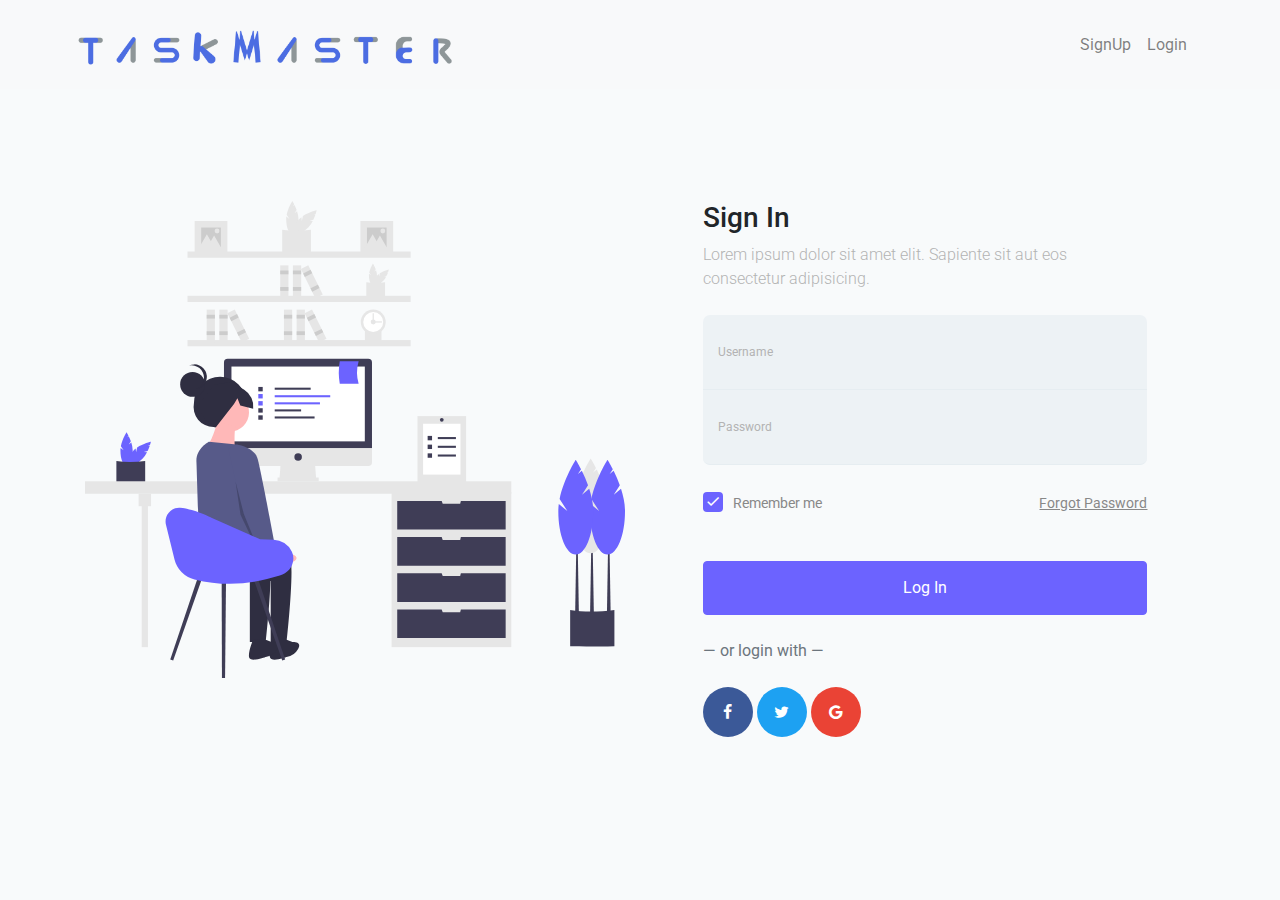
<file: index.html>
<!doctype html>
<html lang="en">
  <head>
    <!-- Required meta tags -->
    <meta charset="utf-8">
    <meta name="viewport" content="width=device-width, initial-scale=1, shrink-to-fit=no">
    <link href="https://fonts.googleapis.com/css?family=Roboto:300,400&display=swap" rel="stylesheet">

    <link rel="stylesheet" href="fonts/icomoon/style.css">

    <link rel="stylesheet" href="css/owl.carousel.min.css">

    <!-- Bootstrap CSS -->
    <link rel="stylesheet" href="css/bootstrap.min.css">
    
    <!-- Style -->
    <link rel="stylesheet" href="css/style.css">

    <title>Login #7</title>
  </head>
  <body>
    <nav class="navbar navbar-expand-lg navbar-light bg-light">
      <div class="container">
        <div class="navbar-header">
          <a class="navbar-brand logo" href="#"><img src="images/logo2.png" alt="Logo"></a>
        </div>
        <button class="navbar-toggler" type="button" data-toggle="collapse" data-target="#navbarNav" aria-controls="navbarNav" aria-expanded="false" aria-label="Toggle navigation">
          <span class="navbar-toggler-icon"></span>
        </button>
        <div class="collapse navbar-collapse" id="navbarNav">
          <ul class="navbar-nav ml-auto">
            <li class="nav-item">
              <a class="nav-link" href="SINUP.HTML">SignUp</a>
            </li>
            <li class="nav-item">
              <a class="nav-link" href="#">Login</a>
            </li>
          </ul>
        </div>
      </div>
    </nav>
  <div class="content">
    <div class="container">
      <div class="row">
        
        <div class="col-md-6">
         
          <img src="images/undraw_remotely_2j6y.svg" alt="Image" class="img-fluid">
        </div>
        <div class="col-md-6 contents">
          <div class="row justify-content-center">
            <div class="col-md-10">
              <div class="mb-4">
              <h3>Sign In</h3>
              <p class="mb-4">Lorem ipsum dolor sit amet elit. Sapiente sit aut eos consectetur adipisicing.</p>
            </div>
            <form action="#" method="post">
              <div class="form-group first">
                <label for="username">Username</label>
                <input type="text" class="form-control" id="username">

              </div>
              <div class="form-group last mb-4">
                <label for="password">Password</label>
                <input type="password" class="form-control" id="password">
                
              </div>
              
              <div class="d-flex mb-5 align-items-center">
                <label class="control control--checkbox mb-0"><span class="caption">Remember me</span>
                  <input type="checkbox" checked="checked"/>
                  <div class="control__indicator"></div>
                </label>
                <span class="ml-auto"><a href="#" class="forgot-pass">Forgot Password</a></span> 
              </div>

              <input type="submit" value="Log In" class="btn btn-block btn-primary">

              <span class="d-block text-left my-4 text-muted">&mdash; or login with &mdash;</span>
              
              <div class="social-login">
                <a href="#" class="facebook">
                  <span class="icon-facebook mr-3"></span> 
                </a>
                <a href="#" class="twitter">
                  <span class="icon-twitter mr-3"></span> 
                </a>
                <a href="#" class="google">
                  <span class="icon-google mr-3"></span> 
                </a>
              </div>
            </form>
            </div>
          </div>
          
        </div>
        
      </div>
    </div>
  </div>

  
    <script src="js/jquery-3.3.1.min.js"></script>
    <script src="js/popper.min.js"></script>
    <script src="js/bootstrap.min.js"></script>
    <script src="js/main.js"></script>
  </body>
</html>
</file>
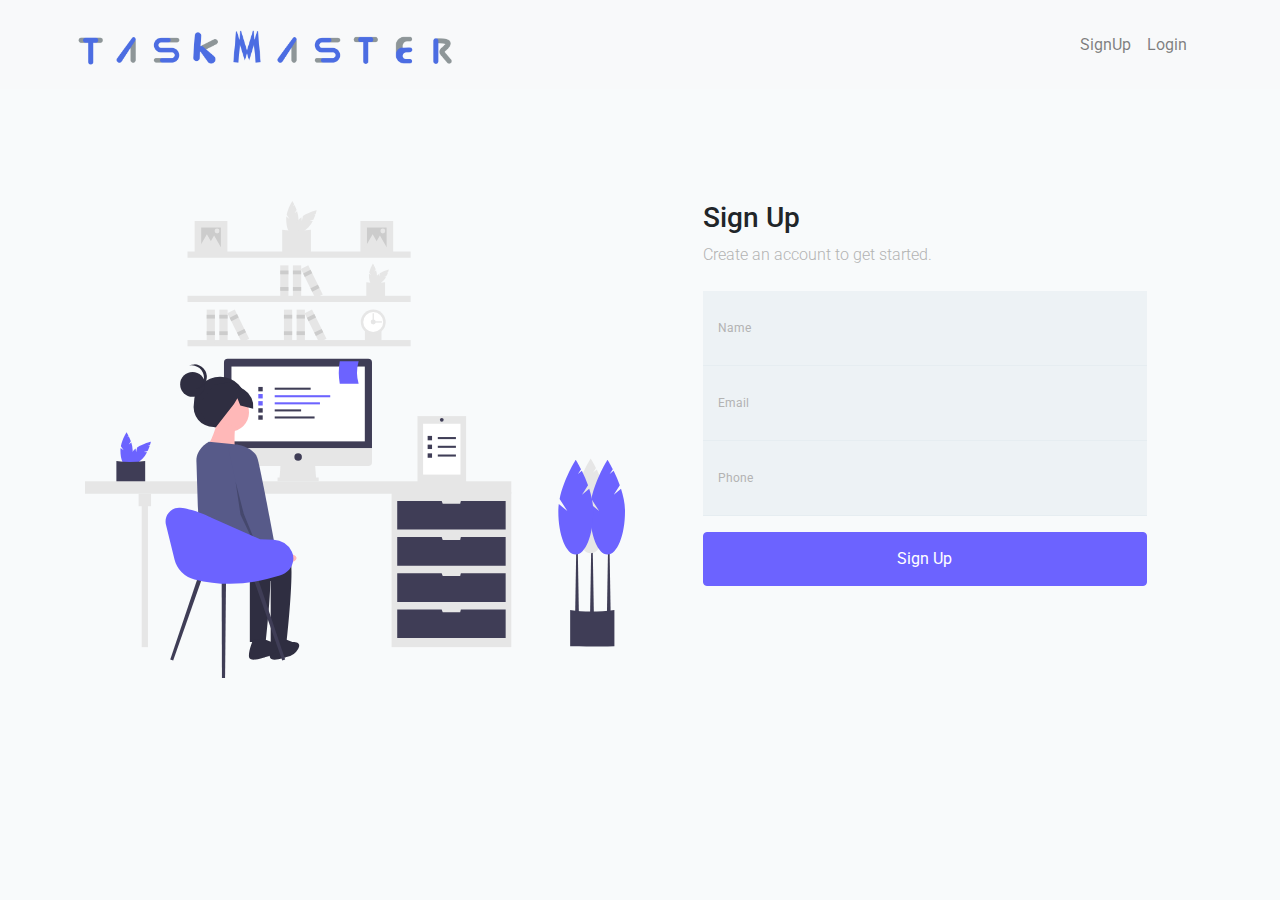
<file: SINUP.HTML>
<!doctype html>
<html lang="en">
  <head>
    <!-- Required meta tags -->
    <meta charset="utf-8">
    <meta name="viewport" content="width=device-width, initial-scale=1, shrink-to-fit=no">
    <link href="https://fonts.googleapis.com/css?family=Roboto:300,400&display=swap" rel="stylesheet">

    <link rel="stylesheet" href="fonts/icomoon/style.css">

    <link rel="stylesheet" href="css/owl.carousel.min.css">

    <!-- Bootstrap CSS -->
    <link rel="stylesheet" href="css/bootstrap.min.css">
    
    <!-- Style -->
    <link rel="stylesheet" href="css/style.css">

    <title>Login #7</title>
  </head>
  <body>
    <nav class="navbar navbar-expand-lg navbar-light bg-light">
        <div class="container">
          <div class="navbar-header">
            <a class="navbar-brand logo" href="#"><img src="images/logo2.png" alt="Logo"></a>
          </div>
          <button class="navbar-toggler" type="button" data-toggle="collapse" data-target="#navbarNav" aria-controls="navbarNav" aria-expanded="false" aria-label="Toggle navigation">
            <span class="navbar-toggler-icon"></span>
          </button>
          <div class="collapse navbar-collapse" id="navbarNav">
            <ul class="navbar-nav ml-auto">
                <li class="nav-item">
                  <a class="nav-link" href="SINUP.HTML">SignUp</a>
                </li>
                <li class="nav-item">
                  <a class="nav-link" href="index.html">Login</a>
                </li>
              </ul>
          </div>
        </div>
      </nav>

    <div class="content">
      <div class="container">
        <div class="row">
          <div class="col-md-6">
            <img src="images/undraw_remotely_2j6y.svg" alt="Image" class="img-fluid">
          </div>
          <div class="col-md-6 contents">
            <div class="row justify-content-center">
              <div class="col-md-10">
                <div class="mb-4">
                  <h3>Sign Up</h3>
                  <p class="mb-4">Create an account to get started.</p>
                </div>
                <form action="#" method="post">
                  <div class="form-group">
                    <label for="name">Name</label>
                    <input type="text" class="form-control" id="name" required>
                  </div>
                  <div class="form-group">
                    <label for="email">Email</label>
                    <input type="email" class="form-control" id="email" required>
                  </div>
                  <div class="form-group">
                    <label for="phone">Phone</label>
                    <input type="tel" class="form-control" id="phone" required>
                  </div>
                  <input type="submit" value="Sign Up" class="btn btn-block btn-primary mt-3">
                </form>
              </div>
            </div>
          </div>
        </div>
      </div>
    </div>
    <script src="js/jquery-3.3.1.min.js"></script>
    <script src="js/popper.min.js"></script>
    <script src="js/bootstrap.min.js"></script>
    <script src="js/main.js"></script>
  </body>
</html>
</file>
<file: fonts/icomoon/style.css>
@font-face {
  font-family: 'icomoon';
  src:  url('fonts/icomoon.eot?10si43');
  src:  url('fonts/icomoon.eot?10si43#iefix') format('embedded-opentype'),
    url('fonts/icomoon.ttf?10si43') format('truetype'),
    url('fonts/icomoon.woff?10si43') format('woff'),
    url('fonts/icomoon.svg?10si43#icomoon') format('svg');
  font-weight: normal;
  font-style: normal;
}

[class^="icon-"], [class*=" icon-"] {
  /* use !important to prevent issues with browser extensions that change fonts */
  font-family: 'icomoon' !important;
  speak: none;
  font-style: normal;
  font-weight: normal;
  font-variant: normal;
  text-transform: none;
  line-height: 1;

  /* Better Font Rendering =========== */
  -webkit-font-smoothing: antialiased;
  -moz-osx-font-smoothing: grayscale;
}

.icon-asterisk:before {
  content: "\f069";
}
.icon-plus:before {
  content: "\f067";
}
.icon-question:before {
  content: "\f128";
}
.icon-minus:before {
  content: "\f068";
}
.icon-glass:before {
  content: "\f000";
}
.icon-music:before {
  content: "\f001";
}
.icon-search:before {
  content: "\f002";
}
.icon-envelope-o:before {
  content: "\f003";
}
.icon-heart:before {
  content: "\f004";
}
.icon-star:before {
  content: "\f005";
}
.icon-star-o:before {
  content: "\f006";
}
.icon-user:before {
  content: "\f007";
}
.icon-film:before {
  content: "\f008";
}
.icon-th-large:before {
  content: "\f009";
}
.icon-th:before {
  content: "\f00a";
}
.icon-th-list:before {
  content: "\f00b";
}
.icon-check:before {
  content: "\f00c";
}
.icon-close:before {
  content: "\f00d";
}
.icon-remove:before {
  content: "\f00d";
}
.icon-times:before {
  content: "\f00d";
}
.icon-search-plus:before {
  content: "\f00e";
}
.icon-search-minus:before {
  content: "\f010";
}
.icon-power-off:before {
  content: "\f011";
}
.icon-signal:before {
  content: "\f012";
}
.icon-cog:before {
  content: "\f013";
}
.icon-gear:before {
  content: "\f013";
}
.icon-trash-o:before {
  content: "\f014";
}
.icon-home:before {
  content: "\f015";
}
.icon-file-o:before {
  content: "\f016";
}
.icon-clock-o:before {
  content: "\f017";
}
.icon-road:before {
  content: "\f018";
}
.icon-download:before {
  content: "\f019";
}
.icon-arrow-circle-o-down:before {
  content: "\f01a";
}
.icon-arrow-circle-o-up:before {
  content: "\f01b";
}
.icon-inbox:before {
  content: "\f01c";
}
.icon-play-circle-o:before {
  content: "\f01d";
}
.icon-repeat:before {
  content: "\f01e";
}
.icon-rotate-right:before {
  content: "\f01e";
}
.icon-refresh:before {
  content: "\f021";
}
.icon-list-alt:before {
  content: "\f022";
}
.icon-lock:before {
  content: "\f023";
}
.icon-flag:before {
  content: "\f024";
}
.icon-headphones:before {
  content: "\f025";
}
.icon-volume-off:before {
  content: "\f026";
}
.icon-volume-down:before {
  content: "\f027";
}
.icon-volume-up:before {
  content: "\f028";
}
.icon-qrcode:before {
  content: "\f029";
}
.icon-barcode:before {
  content: "\f02a";
}
.icon-tag:before {
  content: "\f02b";
}
.icon-tags:before {
  content: "\f02c";
}
.icon-book:before {
  content: "\f02d";
}
.icon-bookmark:before {
  content: "\f02e";
}
.icon-print:before {
  content: "\f02f";
}
.icon-camera:before {
  content: "\f030";
}
.icon-font:before {
  content: "\f031";
}
.icon-bold:before {
  content: "\f032";
}
.icon-italic:before {
  content: "\f033";
}
.icon-text-height:before {
  content: "\f034";
}
.icon-text-width:before {
  content: "\f035";
}
.icon-align-left:before {
  content: "\f036";
}
.icon-align-center:before {
  content: "\f037";
}
.icon-align-right:before {
  content: "\f038";
}
.icon-align-justify:before {
  content: "\f039";
}
.icon-list:before {
  content: "\f03a";
}
.icon-dedent:before {
  content: "\f03b";
}
.icon-outdent:before {
  content: "\f03b";
}
.icon-indent:before {
  content: "\f03c";
}
.icon-video-camera:before {
  content: "\f03d";
}
.icon-image:before {
  content: "\f03e";
}
.icon-photo:before {
  content: "\f03e";
}
.icon-picture-o:before {
  content: "\f03e";
}
.icon-pencil:before {
  content: "\f040";
}
.icon-map-marker:before {
  content: "\f041";
}
.icon-adjust:before {
  content: "\f042";
}
.icon-tint:before {
  content: "\f043";
}
.icon-edit:before {
  content: "\f044";
}
.icon-pencil-square-o:before {
  content: "\f044";
}
.icon-share-square-o:before {
  content: "\f045";
}
.icon-check-square-o:before {
  content: "\f046";
}
.icon-arrows:before {
  content: "\f047";
}
.icon-step-backward:before {
  content: "\f048";
}
.icon-fast-backward:before {
  content: "\f049";
}
.icon-backward:before {
  content: "\f04a";
}
.icon-play:before {
  content: "\f04b";
}
.icon-pause:before {
  content: "\f04c";
}
.icon-stop:before {
  content: "\f04d";
}
.icon-forward:before {
  content: "\f04e";
}
.icon-fast-forward:before {
  content: "\f050";
}
.icon-step-forward:before {
  content: "\f051";
}
.icon-eject:before {
  content: "\f052";
}
.icon-chevron-left:before {
  content: "\f053";
}
.icon-chevron-right:before {
  content: "\f054";
}
.icon-plus-circle:before {
  content: "\f055";
}
.icon-minus-circle:before {
  content: "\f056";
}
.icon-times-circle:before {
  content: "\f057";
}
.icon-check-circle:before {
  content: "\f058";
}
.icon-question-circle:before {
  content: "\f059";
}
.icon-info-circle:before {
  content: "\f05a";
}
.icon-crosshairs:before {
  content: "\f05b";
}
.icon-times-circle-o:before {
  content: "\f05c";
}
.icon-check-circle-o:before {
  content: "\f05d";
}
.icon-ban:before {
  content: "\f05e";
}
.icon-arrow-left:before {
  content: "\f060";
}
.icon-arrow-right:before {
  content: "\f061";
}
.icon-arrow-up:before {
  content: "\f062";
}
.icon-arrow-down:before {
  content: "\f063";
}
.icon-mail-forward:before {
  content: "\f064";
}
.icon-share:before {
  content: "\f064";
}
.icon-expand:before {
  content: "\f065";
}
.icon-compress:before {
  content: "\f066";
}
.icon-exclamation-circle:before {
  content: "\f06a";
}
.icon-gift:before {
  content: "\f06b";
}
.icon-leaf:before {
  content: "\f06c";
}
.icon-fire:before {
  content: "\f06d";
}
.icon-eye:before {
  content: "\f06e";
}
.icon-eye-slash:before {
  content: "\f070";
}
.icon-exclamation-triangle:before {
  content: "\f071";
}
.icon-warning:before {
  content: "\f071";
}
.icon-plane:before {
  content: "\f072";
}
.icon-calendar:before {
  content: "\f073";
}
.icon-random:before {
  content: "\f074";
}
.icon-comment:before {
  content: "\f075";
}
.icon-magnet:before {
  content: "\f076";
}
.icon-chevron-up:before {
  content: "\f077";
}
.icon-chevron-down:before {
  content: "\f078";
}
.icon-retweet:before {
  content: "\f079";
}
.icon-shopping-cart:before {
  content: "\f07a";
}
.icon-folder:before {
  content: "\f07b";
}
.icon-folder-open:before {
  content: "\f07c";
}
.icon-arrows-v:before {
  content: "\f07d";
}
.icon-arrows-h:before {
  content: "\f07e";
}
.icon-bar-chart:before {
  content: "\f080";
}
.icon-bar-chart-o:before {
  content: "\f080";
}
.icon-twitter-square:before {
  content: "\f081";
}
.icon-facebook-square:before {
  content: "\f082";
}
.icon-camera-retro:before {
  content: "\f083";
}
.icon-key:before {
  content: "\f084";
}
.icon-cogs:before {
  content: "\f085";
}
.icon-gears:before {
  content: "\f085";
}
.icon-comments:before {
  content: "\f086";
}
.icon-thumbs-o-up:before {
  content: "\f087";
}
.icon-thumbs-o-down:before {
  content: "\f088";
}
.icon-star-half:before {
  content: "\f089";
}
.icon-heart-o:before {
  content: "\f08a";
}
.icon-sign-out:before {
  content: "\f08b";
}
.icon-linkedin-square:before {
  content: "\f08c";
}
.icon-thumb-tack:before {
  content: "\f08d";
}
.icon-external-link:before {
  content: "\f08e";
}
.icon-sign-in:before {
  content: "\f090";
}
.icon-trophy:before {
  content: "\f091";
}
.icon-github-square:before {
  content: "\f092";
}
.icon-upload:before {
  content: "\f093";
}
.icon-lemon-o:before {
  content: "\f094";
}
.icon-phone:before {
  content: "\f095";
}
.icon-square-o:before {
  content: "\f096";
}
.icon-bookmark-o:before {
  content: "\f097";
}
.icon-phone-square:before {
  content: "\f098";
}
.icon-twitter:before {
  content: "\f099";
}
.icon-facebook:before {
  content: "\f09a";
}
.icon-facebook-f:before {
  content: "\f09a";
}
.icon-github:before {
  content: "\f09b";
}
.icon-unlock:before {
  content: "\f09c";
}
.icon-credit-card:before {
  content: "\f09d";
}
.icon-feed:before {
  content: "\f09e";
}
.icon-rss:before {
  content: "\f09e";
}
.icon-hdd-o:before {
  content: "\f0a0";
}
.icon-bullhorn:before {
  content: "\f0a1";
}
.icon-bell-o:before {
  content: "\f0a2";
}
.icon-certificate:before {
  content: "\f0a3";
}
.icon-hand-o-right:before {
  content: "\f0a4";
}
.icon-hand-o-left:before {
  content: "\f0a5";
}
.icon-hand-o-up:before {
  content: "\f0a6";
}
.icon-hand-o-down:before {
  content: "\f0a7";
}
.icon-arrow-circle-left:before {
  content: "\f0a8";
}
.icon-arrow-circle-right:before {
  content: "\f0a9";
}
.icon-arrow-circle-up:before {
  content: "\f0aa";
}
.icon-arrow-circle-down:before {
  content: "\f0ab";
}
.icon-globe:before {
  content: "\f0ac";
}
.icon-wrench:before {
  content: "\f0ad";
}
.icon-tasks:before {
  content: "\f0ae";
}
.icon-filter:before {
  content: "\f0b0";
}
.icon-briefcase:before {
  content: "\f0b1";
}
.icon-arrows-alt:before {
  content: "\f0b2";
}
.icon-group:before {
  content: "\f0c0";
}
.icon-users:before {
  content: "\f0c0";
}
.icon-chain:before {
  content: "\f0c1";
}
.icon-link:before {
  content: "\f0c1";
}
.icon-cloud:before {
  content: "\f0c2";
}
.icon-flask:before {
  content: "\f0c3";
}
.icon-cut:before {
  content: "\f0c4";
}
.icon-scissors:before {
  content: "\f0c4";
}
.icon-copy:before {
  content: "\f0c5";
}
.icon-files-o:before {
  content: "\f0c5";
}
.icon-paperclip:before {
  content: "\f0c6";
}
.icon-floppy-o:before {
  content: "\f0c7";
}
.icon-save:before {
  content: "\f0c7";
}
.icon-square:before {
  content: "\f0c8";
}
.icon-bars:before {
  content: "\f0c9";
}
.icon-navicon:before {
  content: "\f0c9";
}
.icon-reorder:before {
  content: "\f0c9";
}
.icon-list-ul:before {
  content: "\f0ca";
}
.icon-list-ol:before {
  content: "\f0cb";
}
.icon-strikethrough:before {
  content: "\f0cc";
}
.icon-underline:before {
  content: "\f0cd";
}
.icon-table:before {
  content: "\f0ce";
}
.icon-magic:before {
  content: "\f0d0";
}
.icon-truck:before {
  content: "\f0d1";
}
.icon-pinterest:before {
  content: "\f0d2";
}
.icon-pinterest-square:before {
  content: "\f0d3";
}
.icon-google-plus-square:before {
  content: "\f0d4";
}
.icon-google-plus:before {
  content: "\f0d5";
}
.icon-money:before {
  content: "\f0d6";
}
.icon-caret-down:before {
  content: "\f0d7";
}
.icon-caret-up:before {
  content: "\f0d8";
}
.icon-caret-left:before {
  content: "\f0d9";
}
.icon-caret-right:before {
  content: "\f0da";
}
.icon-columns:before {
  content: "\f0db";
}
.icon-sort:before {
  content: "\f0dc";
}
.icon-unsorted:before {
  content: "\f0dc";
}
.icon-sort-desc:before {
  content: "\f0dd";
}
.icon-sort-down:before {
  content: "\f0dd";
}
.icon-sort-asc:before {
  content: "\f0de";
}
.icon-sort-up:before {
  content: "\f0de";
}
.icon-envelope:before {
  content: "\f0e0";
}
.icon-linkedin:before {
  content: "\f0e1";
}
.icon-rotate-left:before {
  content: "\f0e2";
}
.icon-undo:before {
  content: "\f0e2";
}
.icon-gavel:before {
  content: "\f0e3";
}
.icon-legal:before {
  content: "\f0e3";
}
.icon-dashboard:before {
  content: "\f0e4";
}
.icon-tachometer:before {
  content: "\f0e4";
}
.icon-comment-o:before {
  content: "\f0e5";
}
.icon-comments-o:before {
  content: "\f0e6";
}
.icon-bolt:before {
  content: "\f0e7";
}
.icon-flash:before {
  content: "\f0e7";
}
.icon-sitemap:before {
  content: "\f0e8";
}
.icon-umbrella:before {
  content: "\f0e9";
}
.icon-clipboard:before {
  content: "\f0ea";
}
.icon-paste:before {
  content: "\f0ea";
}
.icon-lightbulb-o:before {
  content: "\f0eb";
}
.icon-exchange:before {
  content: "\f0ec";
}
.icon-cloud-download:before {
  content: "\f0ed";
}
.icon-cloud-upload:before {
  content: "\f0ee";
}
.icon-user-md:before {
  content: "\f0f0";
}
.icon-stethoscope:before {
  content: "\f0f1";
}
.icon-suitcase:before {
  content: "\f0f2";
}
.icon-bell:before {
  content: "\f0f3";
}
.icon-coffee:before {
  content: "\f0f4";
}
.icon-cutlery:before {
  content: "\f0f5";
}
.icon-file-text-o:before {
  content: "\f0f6";
}
.icon-building-o:before {
  content: "\f0f7";
}
.icon-hospital-o:before {
  content: "\f0f8";
}
.icon-ambulance:before {
  content: "\f0f9";
}
.icon-medkit:before {
  content: "\f0fa";
}
.icon-fighter-jet:before {
  content: "\f0fb";
}
.icon-beer:before {
  content: "\f0fc";
}
.icon-h-square:before {
  content: "\f0fd";
}
.icon-plus-square:before {
  content: "\f0fe";
}
.icon-angle-double-left:before {
  content: "\f100";
}
.icon-angle-double-right:before {
  content: "\f101";
}
.icon-angle-double-up:before {
  content: "\f102";
}
.icon-angle-double-down:before {
  content: "\f103";
}
.icon-angle-left:before {
  content: "\f104";
}
.icon-angle-right:before {
  content: "\f105";
}
.icon-angle-up:before {
  content: "\f106";
}
.icon-angle-down:before {
  content: "\f107";
}
.icon-desktop:before {
  content: "\f108";
}
.icon-laptop:before {
  content: "\f109";
}
.icon-tablet:before {
  content: "\f10a";
}
.icon-mobile:before {
  content: "\f10b";
}
.icon-mobile-phone:before {
  content: "\f10b";
}
.icon-circle-o:before {
  content: "\f10c";
}
.icon-quote-left:before {
  content: "\f10d";
}
.icon-quote-right:before {
  content: "\f10e";
}
.icon-spinner:before {
  content: "\f110";
}
.icon-circle:before {
  content: "\f111";
}
.icon-mail-reply:before {
  content: "\f112";
}
.icon-reply:before {
  content: "\f112";
}
.icon-github-alt:before {
  content: "\f113";
}
.icon-folder-o:before {
  content: "\f114";
}
.icon-folder-open-o:before {
  content: "\f115";
}
.icon-smile-o:before {
  content: "\f118";
}
.icon-frown-o:before {
  content: "\f119";
}
.icon-meh-o:before {
  content: "\f11a";
}
.icon-gamepad:before {
  content: "\f11b";
}
.icon-keyboard-o:before {
  content: "\f11c";
}
.icon-flag-o:before {
  content: "\f11d";
}
.icon-flag-checkered:before {
  content: "\f11e";
}
.icon-terminal:before {
  content: "\f120";
}
.icon-code:before {
  content: "\f121";
}
.icon-mail-reply-all:before {
  content: "\f122";
}
.icon-reply-all:before {
  content: "\f122";
}
.icon-star-half-empty:before {
  content: "\f123";
}
.icon-star-half-full:before {
  content: "\f123";
}
.icon-star-half-o:before {
  content: "\f123";
}
.icon-location-arrow:before {
  content: "\f124";
}
.icon-crop:before {
  content: "\f125";
}
.icon-code-fork:before {
  content: "\f126";
}
.icon-chain-broken:before {
  content: "\f127";
}
.icon-unlink:before {
  content: "\f127";
}
.icon-info:before {
  content: "\f129";
}
.icon-exclamation:before {
  content: "\f12a";
}
.icon-superscript:before {
  content: "\f12b";
}
.icon-subscript:before {
  content: "\f12c";
}
.icon-eraser:before {
  content: "\f12d";
}
.icon-puzzle-piece:before {
  content: "\f12e";
}
.icon-microphone:before {
  content: "\f130";
}
.icon-microphone-slash:before {
  content: "\f131";
}
.icon-shield:before {
  content: "\f132";
}
.icon-calendar-o:before {
  content: "\f133";
}
.icon-fire-extinguisher:before {
  content: "\f134";
}
.icon-rocket:before {
  content: "\f135";
}
.icon-maxcdn:before {
  content: "\f136";
}
.icon-chevron-circle-left:before {
  content: "\f137";
}
.icon-chevron-circle-right:before {
  content: "\f138";
}
.icon-chevron-circle-up:before {
  content: "\f139";
}
.icon-chevron-circle-down:before {
  content: "\f13a";
}
.icon-html5:before {
  content: "\f13b";
}
.icon-css3:before {
  content: "\f13c";
}
.icon-anchor:before {
  content: "\f13d";
}
.icon-unlock-alt:before {
  content: "\f13e";
}
.icon-bullseye:before {
  content: "\f140";
}
.icon-ellipsis-h:before {
  content: "\f141";
}
.icon-ellipsis-v:before {
  content: "\f142";
}
.icon-rss-square:before {
  content: "\f143";
}
.icon-play-circle:before {
  content: "\f144";
}
.icon-ticket:before {
  content: "\f145";
}
.icon-minus-square:before {
  content: "\f146";
}
.icon-minus-square-o:before {
  content: "\f147";
}
.icon-level-up:before {
  content: "\f148";
}
.icon-level-down:before {
  content: "\f149";
}
.icon-check-square:before {
  content: "\f14a";
}
.icon-pencil-square:before {
  content: "\f14b";
}
.icon-external-link-square:before {
  content: "\f14c";
}
.icon-share-square:before {
  content: "\f14d";
}
.icon-compass:before {
  content: "\f14e";
}
.icon-caret-square-o-down:before {
  content: "\f150";
}
.icon-toggle-down:before {
  content: "\f150";
}
.icon-caret-square-o-up:before {
  content: "\f151";
}
.icon-toggle-up:before {
  content: "\f151";
}
.icon-caret-square-o-right:before {
  content: "\f152";
}
.icon-toggle-right:before {
  content: "\f152";
}
.icon-eur:before {
  content: "\f153";
}
.icon-euro:before {
  content: "\f153";
}
.icon-gbp:before {
  content: "\f154";
}
.icon-dollar:before {
  content: "\f155";
}
.icon-usd:before {
  content: "\f155";
}
.icon-inr:before {
  content: "\f156";
}
.icon-rupee:before {
  content: "\f156";
}
.icon-cny:before {
  content: "\f157";
}
.icon-jpy:before {
  content: "\f157";
}
.icon-rmb:before {
  content: "\f157";
}
.icon-yen:before {
  content: "\f157";
}
.icon-rouble:before {
  content: "\f158";
}
.icon-rub:before {
  content: "\f158";
}
.icon-ruble:before {
  content: "\f158";
}
.icon-krw:before {
  content: "\f159";
}
.icon-won:before {
  content: "\f159";
}
.icon-bitcoin:before {
  content: "\f15a";
}
.icon-btc:before {
  content: "\f15a";
}
.icon-file:before {
  content: "\f15b";
}
.icon-file-text:before {
  content: "\f15c";
}
.icon-sort-alpha-asc:before {
  content: "\f15d";
}
.icon-sort-alpha-desc:before {
  content: "\f15e";
}
.icon-sort-amount-asc:before {
  content: "\f160";
}
.icon-sort-amount-desc:before {
  content: "\f161";
}
.icon-sort-numeric-asc:before {
  content: "\f162";
}
.icon-sort-numeric-desc:before {
  content: "\f163";
}
.icon-thumbs-up:before {
  content: "\f164";
}
.icon-thumbs-down:before {
  content: "\f165";
}
.icon-youtube-square:before {
  content: "\f166";
}
.icon-youtube:before {
  content: "\f167";
}
.icon-xing:before {
  content: "\f168";
}
.icon-xing-square:before {
  content: "\f169";
}
.icon-youtube-play:before {
  content: "\f16a";
}
.icon-dropbox:before {
  content: "\f16b";
}
.icon-stack-overflow:before {
  content: "\f16c";
}
.icon-instagram:before {
  content: "\f16d";
}
.icon-flickr:before {
  content: "\f16e";
}
.icon-adn:before {
  content: "\f170";
}
.icon-bitbucket:before {
  content: "\f171";
}
.icon-bitbucket-square:before {
  content: "\f172";
}
.icon-tumblr:before {
  content: "\f173";
}
.icon-tumblr-square:before {
  content: "\f174";
}
.icon-long-arrow-down:before {
  content: "\f175";
}
.icon-long-arrow-up:before {
  content: "\f176";
}
.icon-long-arrow-left:before {
  content: "\f177";
}
.icon-long-arrow-right:before {
  content: "\f178";
}
.icon-apple:before {
  content: "\f179";
}
.icon-windows:before {
  content: "\f17a";
}
.icon-android:before {
  content: "\f17b";
}
.icon-linux:before {
  content: "\f17c";
}
.icon-dribbble:before {
  content: "\f17d";
}
.icon-skype:before {
  content: "\f17e";
}
.icon-foursquare:before {
  content: "\f180";
}
.icon-trello:before {
  content: "\f181";
}
.icon-female:before {
  content: "\f182";
}
.icon-male:before {
  content: "\f183";
}
.icon-gittip:before {
  content: "\f184";
}
.icon-gratipay:before {
  content: "\f184";
}
.icon-sun-o:before {
  content: "\f185";
}
.icon-moon-o:before {
  content: "\f186";
}
.icon-archive:before {
  content: "\f187";
}
.icon-bug:before {
  content: "\f188";
}
.icon-vk:before {
  content: "\f189";
}
.icon-weibo:before {
  content: "\f18a";
}
.icon-renren:before {
  content: "\f18b";
}
.icon-pagelines:before {
  content: "\f18c";
}
.icon-stack-exchange:before {
  content: "\f18d";
}
.icon-arrow-circle-o-right:before {
  content: "\f18e";
}
.icon-arrow-circle-o-left:before {
  content: "\f190";
}
.icon-caret-square-o-left:before {
  content: "\f191";
}
.icon-toggle-left:before {
  content: "\f191";
}
.icon-dot-circle-o:before {
  content: "\f192";
}
.icon-wheelchair:before {
  content: "\f193";
}
.icon-vimeo-square:before {
  content: "\f194";
}
.icon-try:before {
  content: "\f195";
}
.icon-turkish-lira:before {
  content: "\f195";
}
.icon-plus-square-o:before {
  content: "\f196";
}
.icon-space-shuttle:before {
  content: "\f197";
}
.icon-slack:before {
  content: "\f198";
}
.icon-envelope-square:before {
  content: "\f199";
}
.icon-wordpress:before {
  content: "\f19a";
}
.icon-openid:before {
  content: "\f19b";
}
.icon-bank:before {
  content: "\f19c";
}
.icon-institution:before {
  content: "\f19c";
}
.icon-university:before {
  content: "\f19c";
}
.icon-graduation-cap:before {
  content: "\f19d";
}
.icon-mortar-board:before {
  content: "\f19d";
}
.icon-yahoo:before {
  content: "\f19e";
}
.icon-google:before {
  content: "\f1a0";
}
.icon-reddit:before {
  content: "\f1a1";
}
.icon-reddit-square:before {
  content: "\f1a2";
}
.icon-stumbleupon-circle:before {
  content: "\f1a3";
}
.icon-stumbleupon:before {
  content: "\f1a4";
}
.icon-delicious:before {
  content: "\f1a5";
}
.icon-digg:before {
  content: "\f1a6";
}
.icon-pied-piper-pp:before {
  content: "\f1a7";
}
.icon-pied-piper-alt:before {
  content: "\f1a8";
}
.icon-drupal:before {
  content: "\f1a9";
}
.icon-joomla:before {
  content: "\f1aa";
}
.icon-language:before {
  content: "\f1ab";
}
.icon-fax:before {
  content: "\f1ac";
}
.icon-building:before {
  content: "\f1ad";
}
.icon-child:before {
  content: "\f1ae";
}
.icon-paw:before {
  content: "\f1b0";
}
.icon-spoon:before {
  content: "\f1b1";
}
.icon-cube:before {
  content: "\f1b2";
}
.icon-cubes:before {
  content: "\f1b3";
}
.icon-behance:before {
  content: "\f1b4";
}
.icon-behance-square:before {
  content: "\f1b5";
}
.icon-steam:before {
  content: "\f1b6";
}
.icon-steam-square:before {
  content: "\f1b7";
}
.icon-recycle:before {
  content: "\f1b8";
}
.icon-automobile:before {
  content: "\f1b9";
}
.icon-car:before {
  content: "\f1b9";
}
.icon-cab:before {
  content: "\f1ba";
}
.icon-taxi:before {
  content: "\f1ba";
}
.icon-tree:before {
  content: "\f1bb";
}
.icon-spotify:before {
  content: "\f1bc";
}
.icon-deviantart:before {
  content: "\f1bd";
}
.icon-soundcloud:before {
  content: "\f1be";
}
.icon-database:before {
  content: "\f1c0";
}
.icon-file-pdf-o:before {
  content: "\f1c1";
}
.icon-file-word-o:before {
  content: "\f1c2";
}
.icon-file-excel-o:before {
  content: "\f1c3";
}
.icon-file-powerpoint-o:before {
  content: "\f1c4";
}
.icon-file-image-o:before {
  content: "\f1c5";
}
.icon-file-photo-o:before {
  content: "\f1c5";
}
.icon-file-picture-o:before {
  content: "\f1c5";
}
.icon-file-archive-o:before {
  content: "\f1c6";
}
.icon-file-zip-o:before {
  content: "\f1c6";
}
.icon-file-audio-o:before {
  content: "\f1c7";
}
.icon-file-sound-o:before {
  content: "\f1c7";
}
.icon-file-movie-o:before {
  content: "\f1c8";
}
.icon-file-video-o:before {
  content: "\f1c8";
}
.icon-file-code-o:before {
  content: "\f1c9";
}
.icon-vine:before {
  content: "\f1ca";
}
.icon-codepen:before {
  content: "\f1cb";
}
.icon-jsfiddle:before {
  content: "\f1cc";
}
.icon-life-bouy:before {
  content: "\f1cd";
}
.icon-life-buoy:before {
  content: "\f1cd";
}
.icon-life-ring:before {
  content: "\f1cd";
}
.icon-life-saver:before {
  content: "\f1cd";
}
.icon-support:before {
  content: "\f1cd";
}
.icon-circle-o-notch:before {
  content: "\f1ce";
}
.icon-ra:before {
  content: "\f1d0";
}
.icon-rebel:before {
  content: "\f1d0";
}
.icon-resistance:before {
  content: "\f1d0";
}
.icon-empire:before {
  content: "\f1d1";
}
.icon-ge:before {
  content: "\f1d1";
}
.icon-git-square:before {
  content: "\f1d2";
}
.icon-git:before {
  content: "\f1d3";
}
.icon-hacker-news:before {
  content: "\f1d4";
}
.icon-y-combinator-square:before {
  content: "\f1d4";
}
.icon-yc-square:before {
  content: "\f1d4";
}
.icon-tencent-weibo:before {
  content: "\f1d5";
}
.icon-qq:before {
  content: "\f1d6";
}
.icon-wechat:before {
  content: "\f1d7";
}
.icon-weixin:before {
  content: "\f1d7";
}
.icon-paper-plane:before {
  content: "\f1d8";
}
.icon-send:before {
  content: "\f1d8";
}
.icon-paper-plane-o:before {
  content: "\f1d9";
}
.icon-send-o:before {
  content: "\f1d9";
}
.icon-history:before {
  content: "\f1da";
}
.icon-circle-thin:before {
  content: "\f1db";
}
.icon-header:before {
  content: "\f1dc";
}
.icon-paragraph:before {
  content: "\f1dd";
}
.icon-sliders:before {
  content: "\f1de";
}
.icon-share-alt:before {
  content: "\f1e0";
}
.icon-share-alt-square:before {
  content: "\f1e1";
}
.icon-bomb:before {
  content: "\f1e2";
}
.icon-futbol-o:before {
  content: "\f1e3";
}
.icon-soccer-ball-o:before {
  content: "\f1e3";
}
.icon-tty:before {
  content: "\f1e4";
}
.icon-binoculars:before {
  content: "\f1e5";
}
.icon-plug:before {
  content: "\f1e6";
}
.icon-slideshare:before {
  content: "\f1e7";
}
.icon-twitch:before {
  content: "\f1e8";
}
.icon-yelp:before {
  content: "\f1e9";
}
.icon-newspaper-o:before {
  content: "\f1ea";
}
.icon-wifi:before {
  content: "\f1eb";
}
.icon-calculator:before {
  content: "\f1ec";
}
.icon-paypal:before {
  content: "\f1ed";
}
.icon-google-wallet:before {
  content: "\f1ee";
}
.icon-cc-visa:before {
  content: "\f1f0";
}
.icon-cc-mastercard:before {
  content: "\f1f1";
}
.icon-cc-discover:before {
  content: "\f1f2";
}
.icon-cc-amex:before {
  content: "\f1f3";
}
.icon-cc-paypal:before {
  content: "\f1f4";
}
.icon-cc-stripe:before {
  content: "\f1f5";
}
.icon-bell-slash:before {
  content: "\f1f6";
}
.icon-bell-slash-o:before {
  content: "\f1f7";
}
.icon-trash:before {
  content: "\f1f8";
}
.icon-copyright:before {
  content: "\f1f9";
}
.icon-at:before {
  content: "\f1fa";
}
.icon-eyedropper:before {
  content: "\f1fb";
}
.icon-paint-brush:before {
  content: "\f1fc";
}
.icon-birthday-cake:before {
  content: "\f1fd";
}
.icon-area-chart:before {
  content: "\f1fe";
}
.icon-pie-chart:before {
  content: "\f200";
}
.icon-line-chart:before {
  content: "\f201";
}
.icon-lastfm:before {
  content: "\f202";
}
.icon-lastfm-square:before {
  content: "\f203";
}
.icon-toggle-off:before {
  content: "\f204";
}
.icon-toggle-on:before {
  content: "\f205";
}
.icon-bicycle:before {
  content: "\f206";
}
.icon-bus:before {
  content: "\f207";
}
.icon-ioxhost:before {
  content: "\f208";
}
.icon-angellist:before {
  content: "\f209";
}
.icon-cc:before {
  content: "\f20a";
}
.icon-ils:before {
  content: "\f20b";
}
.icon-shekel:before {
  content: "\f20b";
}
.icon-sheqel:before {
  content: "\f20b";
}
.icon-meanpath:before {
  content: "\f20c";
}
.icon-buysellads:before {
  content: "\f20d";
}
.icon-connectdevelop:before {
  content: "\f20e";
}
.icon-dashcube:before {
  content: "\f210";
}
.icon-forumbee:before {
  content: "\f211";
}
.icon-leanpub:before {
  content: "\f212";
}
.icon-sellsy:before {
  content: "\f213";
}
.icon-shirtsinbulk:before {
  content: "\f214";
}
.icon-simplybuilt:before {
  content: "\f215";
}
.icon-skyatlas:before {
  content: "\f216";
}
.icon-cart-plus:before {
  content: "\f217";
}
.icon-cart-arrow-down:before {
  content: "\f218";
}
.icon-diamond:before {
  content: "\f219";
}
.icon-ship:before {
  content: "\f21a";
}
.icon-user-secret:before {
  content: "\f21b";
}
.icon-motorcycle:before {
  content: "\f21c";
}
.icon-street-view:before {
  content: "\f21d";
}
.icon-heartbeat:before {
  content: "\f21e";
}
.icon-venus:before {
  content: "\f221";
}
.icon-mars:before {
  content: "\f222";
}
.icon-mercury:before {
  content: "\f223";
}
.icon-intersex:before {
  content: "\f224";
}
.icon-transgender:before {
  content: "\f224";
}
.icon-transgender-alt:before {
  content: "\f225";
}
.icon-venus-double:before {
  content: "\f226";
}
.icon-mars-double:before {
  content: "\f227";
}
.icon-venus-mars:before {
  content: "\f228";
}
.icon-mars-stroke:before {
  content: "\f229";
}
.icon-mars-stroke-v:before {
  content: "\f22a";
}
.icon-mars-stroke-h:before {
  content: "\f22b";
}
.icon-neuter:before {
  content: "\f22c";
}
.icon-genderless:before {
  content: "\f22d";
}
.icon-facebook-official:before {
  content: "\f230";
}
.icon-pinterest-p:before {
  content: "\f231";
}
.icon-whatsapp:before {
  content: "\f232";
}
.icon-server:before {
  content: "\f233";
}
.icon-user-plus:before {
  content: "\f234";
}
.icon-user-times:before {
  content: "\f235";
}
.icon-bed:before {
  content: "\f236";
}
.icon-hotel:before {
  content: "\f236";
}
.icon-viacoin:before {
  content: "\f237";
}
.icon-train:before {
  content: "\f238";
}
.icon-subway:before {
  content: "\f239";
}
.icon-medium:before {
  content: "\f23a";
}
.icon-y-combinator:before {
  content: "\f23b";
}
.icon-yc:before {
  content: "\f23b";
}
.icon-optin-monster:before {
  content: "\f23c";
}
.icon-opencart:before {
  content: "\f23d";
}
.icon-expeditedssl:before {
  content: "\f23e";
}
.icon-battery:before {
  content: "\f240";
}
.icon-battery-4:before {
  content: "\f240";
}
.icon-battery-full:before {
  content: "\f240";
}
.icon-battery-3:before {
  content: "\f241";
}
.icon-battery-three-quarters:before {
  content: "\f241";
}
.icon-battery-2:before {
  content: "\f242";
}
.icon-battery-half:before {
  content: "\f242";
}
.icon-battery-1:before {
  content: "\f243";
}
.icon-battery-quarter:before {
  content: "\f243";
}
.icon-battery-0:before {
  content: "\f244";
}
.icon-battery-empty:before {
  content: "\f244";
}
.icon-mouse-pointer:before {
  content: "\f245";
}
.icon-i-cursor:before {
  content: "\f246";
}
.icon-object-group:before {
  content: "\f247";
}
.icon-object-ungroup:before {
  content: "\f248";
}
.icon-sticky-note:before {
  content: "\f249";
}
.icon-sticky-note-o:before {
  content: "\f24a";
}
.icon-cc-jcb:before {
  content: "\f24b";
}
.icon-cc-diners-club:before {
  content: "\f24c";
}
.icon-clone:before {
  content: "\f24d";
}
.icon-balance-scale:before {
  content: "\f24e";
}
.icon-hourglass-o:before {
  content: "\f250";
}
.icon-hourglass-1:before {
  content: "\f251";
}
.icon-hourglass-start:before {
  content: "\f251";
}
.icon-hourglass-2:before {
  content: "\f252";
}
.icon-hourglass-half:before {
  content: "\f252";
}
.icon-hourglass-3:before {
  content: "\f253";
}
.icon-hourglass-end:before {
  content: "\f253";
}
.icon-hourglass:before {
  content: "\f254";
}
.icon-hand-grab-o:before {
  content: "\f255";
}
.icon-hand-rock-o:before {
  content: "\f255";
}
.icon-hand-paper-o:before {
  content: "\f256";
}
.icon-hand-stop-o:before {
  content: "\f256";
}
.icon-hand-scissors-o:before {
  content: "\f257";
}
.icon-hand-lizard-o:before {
  content: "\f258";
}
.icon-hand-spock-o:before {
  content: "\f259";
}
.icon-hand-pointer-o:before {
  content: "\f25a";
}
.icon-hand-peace-o:before {
  content: "\f25b";
}
.icon-trademark:before {
  content: "\f25c";
}
.icon-registered:before {
  content: "\f25d";
}
.icon-creative-commons:before {
  content: "\f25e";
}
.icon-gg:before {
  content: "\f260";
}
.icon-gg-circle:before {
  content: "\f261";
}
.icon-tripadvisor:before {
  content: "\f262";
}
.icon-odnoklassniki:before {
  content: "\f263";
}
.icon-odnoklassniki-square:before {
  content: "\f264";
}
.icon-get-pocket:before {
  content: "\f265";
}
.icon-wikipedia-w:before {
  content: "\f266";
}
.icon-safari:before {
  content: "\f267";
}
.icon-chrome:before {
  content: "\f268";
}
.icon-firefox:before {
  content: "\f269";
}
.icon-opera:before {
  content: "\f26a";
}
.icon-internet-explorer:before {
  content: "\f26b";
}
.icon-television:before {
  content: "\f26c";
}
.icon-tv:before {
  content: "\f26c";
}
.icon-contao:before {
  content: "\f26d";
}
.icon-500px:before {
  content: "\f26e";
}
.icon-amazon:before {
  content: "\f270";
}
.icon-calendar-plus-o:before {
  content: "\f271";
}
.icon-calendar-minus-o:before {
  content: "\f272";
}
.icon-calendar-times-o:before {
  content: "\f273";
}
.icon-calendar-check-o:before {
  content: "\f274";
}
.icon-industry:before {
  content: "\f275";
}
.icon-map-pin:before {
  content: "\f276";
}
.icon-map-signs:before {
  content: "\f277";
}
.icon-map-o:before {
  content: "\f278";
}
.icon-map:before {
  content: "\f279";
}
.icon-commenting:before {
  content: "\f27a";
}
.icon-commenting-o:before {
  content: "\f27b";
}
.icon-houzz:before {
  content: "\f27c";
}
.icon-vimeo:before {
  content: "\f27d";
}
.icon-black-tie:before {
  content: "\f27e";
}
.icon-fonticons:before {
  content: "\f280";
}
.icon-reddit-alien:before {
  content: "\f281";
}
.icon-edge:before {
  content: "\f282";
}
.icon-credit-card-alt:before {
  content: "\f283";
}
.icon-codiepie:before {
  content: "\f284";
}
.icon-modx:before {
  content: "\f285";
}
.icon-fort-awesome:before {
  content: "\f286";
}
.icon-usb:before {
  content: "\f287";
}
.icon-product-hunt:before {
  content: "\f288";
}
.icon-mixcloud:before {
  content: "\f289";
}
.icon-scribd:before {
  content: "\f28a";
}
.icon-pause-circle:before {
  content: "\f28b";
}
.icon-pause-circle-o:before {
  content: "\f28c";
}
.icon-stop-circle:before {
  content: "\f28d";
}
.icon-stop-circle-o:before {
  content: "\f28e";
}
.icon-shopping-bag:before {
  content: "\f290";
}
.icon-shopping-basket:before {
  content: "\f291";
}
.icon-hashtag:before {
  content: "\f292";
}
.icon-bluetooth:before {
  content: "\f293";
}
.icon-bluetooth-b:before {
  content: "\f294";
}
.icon-percent:before {
  content: "\f295";
}
.icon-gitlab:before {
  content: "\f296";
}
.icon-wpbeginner:before {
  content: "\f297";
}
.icon-wpforms:before {
  content: "\f298";
}
.icon-envira:before {
  content: "\f299";
}
.icon-universal-access:before {
  content: "\f29a";
}
.icon-wheelchair-alt:before {
  content: "\f29b";
}
.icon-question-circle-o:before {
  content: "\f29c";
}
.icon-blind:before {
  content: "\f29d";
}
.icon-audio-description:before {
  content: "\f29e";
}
.icon-volume-control-phone:before {
  content: "\f2a0";
}
.icon-braille:before {
  content: "\f2a1";
}
.icon-assistive-listening-systems:before {
  content: "\f2a2";
}
.icon-american-sign-language-interpreting:before {
  content: "\f2a3";
}
.icon-asl-interpreting:before {
  content: "\f2a3";
}
.icon-deaf:before {
  content: "\f2a4";
}
.icon-deafness:before {
  content: "\f2a4";
}
.icon-hard-of-hearing:before {
  content: "\f2a4";
}
.icon-glide:before {
  content: "\f2a5";
}
.icon-glide-g:before {
  content: "\f2a6";
}
.icon-sign-language:before {
  content: "\f2a7";
}
.icon-signing:before {
  content: "\f2a7";
}
.icon-low-vision:before {
  content: "\f2a8";
}
.icon-viadeo:before {
  content: "\f2a9";
}
.icon-viadeo-square:before {
  content: "\f2aa";
}
.icon-snapchat:before {
  content: "\f2ab";
}
.icon-snapchat-ghost:before {
  content: "\f2ac";
}
.icon-snapchat-square:before {
  content: "\f2ad";
}
.icon-pied-piper:before {
  content: "\f2ae";
}
.icon-first-order:before {
  content: "\f2b0";
}
.icon-yoast:before {
  content: "\f2b1";
}
.icon-themeisle:before {
  content: "\f2b2";
}
.icon-google-plus-circle:before {
  content: "\f2b3";
}
.icon-google-plus-official:before {
  content: "\f2b3";
}
.icon-fa:before {
  content: "\f2b4";
}
.icon-font-awesome:before {
  content: "\f2b4";
}
.icon-handshake-o:before {
  content: "\f2b5";
}
.icon-envelope-open:before {
  content: "\f2b6";
}
.icon-envelope-open-o:before {
  content: "\f2b7";
}
.icon-linode:before {
  content: "\f2b8";
}
.icon-address-book:before {
  content: "\f2b9";
}
.icon-address-book-o:before {
  content: "\f2ba";
}
.icon-address-card:before {
  content: "\f2bb";
}
.icon-vcard:before {
  content: "\f2bb";
}
.icon-address-card-o:before {
  content: "\f2bc";
}
.icon-vcard-o:before {
  content: "\f2bc";
}
.icon-user-circle:before {
  content: "\f2bd";
}
.icon-user-circle-o:before {
  content: "\f2be";
}
.icon-user-o:before {
  content: "\f2c0";
}
.icon-id-badge:before {
  content: "\f2c1";
}
.icon-drivers-license:before {
  content: "\f2c2";
}
.icon-id-card:before {
  content: "\f2c2";
}
.icon-drivers-license-o:before {
  content: "\f2c3";
}
.icon-id-card-o:before {
  content: "\f2c3";
}
.icon-quora:before {
  content: "\f2c4";
}
.icon-free-code-camp:before {
  content: "\f2c5";
}
.icon-telegram:before {
  content: "\f2c6";
}
.icon-thermometer:before {
  content: "\f2c7";
}
.icon-thermometer-4:before {
  content: "\f2c7";
}
.icon-thermometer-full:before {
  content: "\f2c7";
}
.icon-thermometer-3:before {
  content: "\f2c8";
}
.icon-thermometer-three-quarters:before {
  content: "\f2c8";
}
.icon-thermometer-2:before {
  content: "\f2c9";
}
.icon-thermometer-half:before {
  content: "\f2c9";
}
.icon-thermometer-1:before {
  content: "\f2ca";
}
.icon-thermometer-quarter:before {
  content: "\f2ca";
}
.icon-thermometer-0:before {
  content: "\f2cb";
}
.icon-thermometer-empty:before {
  content: "\f2cb";
}
.icon-shower:before {
  content: "\f2cc";
}
.icon-bath:before {
  content: "\f2cd";
}
.icon-bathtub:before {
  content: "\f2cd";
}
.icon-s15:before {
  content: "\f2cd";
}
.icon-podcast:before {
  content: "\f2ce";
}
.icon-window-maximize:before {
  content: "\f2d0";
}
.icon-window-minimize:before {
  content: "\f2d1";
}
.icon-window-restore:before {
  content: "\f2d2";
}
.icon-times-rectangle:before {
  content: "\f2d3";
}
.icon-window-close:before {
  content: "\f2d3";
}
.icon-times-rectangle-o:before {
  content: "\f2d4";
}
.icon-window-close-o:before {
  content: "\f2d4";
}
.icon-bandcamp:before {
  content: "\f2d5";
}
.icon-grav:before {
  content: "\f2d6";
}
.icon-etsy:before {
  content: "\f2d7";
}
.icon-imdb:before {
  content: "\f2d8";
}
.icon-ravelry:before {
  content: "\f2d9";
}
.icon-eercast:before {
  content: "\f2da";
}
.icon-microchip:before {
  content: "\f2db";
}
.icon-snowflake-o:before {
  content: "\f2dc";
}
.icon-superpowers:before {
  content: "\f2dd";
}
.icon-wpexplorer:before {
  content: "\f2de";
}
.icon-meetup:before {
  content: "\f2e0";
}
.icon-3d_rotation:before {
  content: "\e84d";
}
.icon-ac_unit:before {
  content: "\eb3b";
}
.icon-alarm:before {
  content: "\e855";
}
.icon-access_alarms:before {
  content: "\e191";
}
.icon-schedule:before {
  content: "\e8b5";
}
.icon-accessibility:before {
  content: "\e84e";
}
.icon-accessible:before {
  content: "\e914";
}
.icon-account_balance:before {
  content: "\e84f";
}
.icon-account_balance_wallet:before {
  content: "\e850";
}
.icon-account_box:before {
  content: "\e851";
}
.icon-account_circle:before {
  content: "\e853";
}
.icon-adb:before {
  content: "\e60e";
}
.icon-add:before {
  content: "\e145";
}
.icon-add_a_photo:before {
  content: "\e439";
}
.icon-alarm_add:before {
  content: "\e856";
}
.icon-add_alert:before {
  content: "\e003";
}
.icon-add_box:before {
  content: "\e146";
}
.icon-add_circle:before {
  content: "\e147";
}
.icon-control_point:before {
  content: "\e3ba";
}
.icon-add_location:before {
  content: "\e567";
}
.icon-add_shopping_cart:before {
  content: "\e854";
}
.icon-queue:before {
  content: "\e03c";
}
.icon-add_to_queue:before {
  content: "\e05c";
}
.icon-adjust2:before {
  content: "\e39e";
}
.icon-airline_seat_flat:before {
  content: "\e630";
}
.icon-airline_seat_flat_angled:before {
  content: "\e631";
}
.icon-airline_seat_individual_suite:before {
  content: "\e632";
}
.icon-airline_seat_legroom_extra:before {
  content: "\e633";
}
.icon-airline_seat_legroom_normal:before {
  content: "\e634";
}
.icon-airline_seat_legroom_reduced:before {
  content: "\e635";
}
.icon-airline_seat_recline_extra:before {
  content: "\e636";
}
.icon-airline_seat_recline_normal:before {
  content: "\e637";
}
.icon-flight:before {
  content: "\e539";
}
.icon-airplanemode_inactive:before {
  content: "\e194";
}
.icon-airplay:before {
  content: "\e055";
}
.icon-airport_shuttle:before {
  content: "\eb3c";
}
.icon-alarm_off:before {
  content: "\e857";
}
.icon-alarm_on:before {
  content: "\e858";
}
.icon-album:before {
  content: "\e019";
}
.icon-all_inclusive:before {
  content: "\eb3d";
}
.icon-all_out:before {
  content: "\e90b";
}
.icon-android2:before {
  content: "\e859";
}
.icon-announcement:before {
  content: "\e85a";
}
.icon-apps:before {
  content: "\e5c3";
}
.icon-archive2:before {
  content: "\e149";
}
.icon-arrow_back:before {
  content: "\e5c4";
}
.icon-arrow_downward:before {
  content: "\e5db";
}
.icon-arrow_drop_down:before {
  content: "\e5c5";
}
.icon-arrow_drop_down_circle:before {
  content: "\e5c6";
}
.icon-arrow_drop_up:before {
  content: "\e5c7";
}
.icon-arrow_forward:before {
  content: "\e5c8";
}
.icon-arrow_upward:before {
  content: "\e5d8";
}
.icon-art_track:before {
  content: "\e060";
}
.icon-aspect_ratio:before {
  content: "\e85b";
}
.icon-poll:before {
  content: "\e801";
}
.icon-assignment:before {
  content: "\e85d";
}
.icon-assignment_ind:before {
  content: "\e85e";
}
.icon-assignment_late:before {
  content: "\e85f";
}
.icon-assignment_return:before {
  content: "\e860";
}
.icon-assignment_returned:before {
  content: "\e861";
}
.icon-assignment_turned_in:before {
  content: "\e862";
}
.icon-assistant:before {
  content: "\e39f";
}
.icon-flag2:before {
  content: "\e153";
}
.icon-attach_file:before {
  content: "\e226";
}
.icon-attach_money:before {
  content: "\e227";
}
.icon-attachment:before {
  content: "\e2bc";
}
.icon-audiotrack:before {
  content: "\e3a1";
}
.icon-autorenew:before {
  content: "\e863";
}
.icon-av_timer:before {
  content: "\e01b";
}
.icon-backspace:before {
  content: "\e14a";
}
.icon-cloud_upload:before {
  content: "\e2c3";
}
.icon-battery_alert:before {
  content: "\e19c";
}
.icon-battery_charging_full:before {
  content: "\e1a3";
}
.icon-battery_std:before {
  content: "\e1a5";
}
.icon-battery_unknown:before {
  content: "\e1a6";
}
.icon-beach_access:before {
  content: "\eb3e";
}
.icon-beenhere:before {
  content: "\e52d";
}
.icon-block:before {
  content: "\e14b";
}
.icon-bluetooth2:before {
  content: "\e1a7";
}
.icon-bluetooth_searching:before {
  content: "\e1aa";
}
.icon-bluetooth_connected:before {
  content: "\e1a8";
}
.icon-bluetooth_disabled:before {
  content: "\e1a9";
}
.icon-blur_circular:before {
  content: "\e3a2";
}
.icon-blur_linear:before {
  content: "\e3a3";
}
.icon-blur_off:before {
  content: "\e3a4";
}
.icon-blur_on:before {
  content: "\e3a5";
}
.icon-class:before {
  content: "\e86e";
}
.icon-turned_in:before {
  content: "\e8e6";
}
.icon-turned_in_not:before {
  content: "\e8e7";
}
.icon-border_all:before {
  content: "\e228";
}
.icon-border_bottom:before {
  content: "\e229";
}
.icon-border_clear:before {
  content: "\e22a";
}
.icon-border_color:before {
  content: "\e22b";
}
.icon-border_horizontal:before {
  content: "\e22c";
}
.icon-border_inner:before {
  content: "\e22d";
}
.icon-border_left:before {
  content: "\e22e";
}
.icon-border_outer:before {
  content: "\e22f";
}
.icon-border_right:before {
  content: "\e230";
}
.icon-border_style:before {
  content: "\e231";
}
.icon-border_top:before {
  content: "\e232";
}
.icon-border_vertical:before {
  content: "\e233";
}
.icon-branding_watermark:before {
  content: "\e06b";
}
.icon-brightness_1:before {
  content: "\e3a6";
}
.icon-brightness_2:before {
  content: "\e3a7";
}
.icon-brightness_3:before {
  content: "\e3a8";
}
.icon-brightness_4:before {
  content: "\e3a9";
}
.icon-brightness_low:before {
  content: "\e1ad";
}
.icon-brightness_medium:before {
  content: "\e1ae";
}
.icon-brightness_high:before {
  content: "\e1ac";
}
.icon-brightness_auto:before {
  content: "\e1ab";
}
.icon-broken_image:before {
  content: "\e3ad";
}
.icon-brush:before {
  content: "\e3ae";
}
.icon-bubble_chart:before {
  content: "\e6dd";
}
.icon-bug_report:before {
  content: "\e868";
}
.icon-build:before {
  content: "\e869";
}
.icon-burst_mode:before {
  content: "\e43c";
}
.icon-domain:before {
  content: "\e7ee";
}
.icon-business_center:before {
  content: "\eb3f";
}
.icon-cached:before {
  content: "\e86a";
}
.icon-cake:before {
  content: "\e7e9";
}
.icon-phone2:before {
  content: "\e0cd";
}
.icon-call_end:before {
  content: "\e0b1";
}
.icon-call_made:before {
  content: "\e0b2";
}
.icon-merge_type:before {
  content: "\e252";
}
.icon-call_missed:before {
  content: "\e0b4";
}
.icon-call_missed_outgoing:before {
  content: "\e0e4";
}
.icon-call_received:before {
  content: "\e0b5";
}
.icon-call_split:before {
  content: "\e0b6";
}
.icon-call_to_action:before {
  content: "\e06c";
}
.icon-camera2:before {
  content: "\e3af";
}
.icon-photo_camera:before {
  content: "\e412";
}
.icon-camera_enhance:before {
  content: "\e8fc";
}
.icon-camera_front:before {
  content: "\e3b1";
}
.icon-camera_rear:before {
  content: "\e3b2";
}
.icon-camera_roll:before {
  content: "\e3b3";
}
.icon-cancel:before {
  content: "\e5c9";
}
.icon-redeem:before {
  content: "\e8b1";
}
.icon-card_membership:before {
  content: "\e8f7";
}
.icon-card_travel:before {
  content: "\e8f8";
}
.icon-casino:before {
  content: "\eb40";
}
.icon-cast:before {
  content: "\e307";
}
.icon-cast_connected:before {
  content: "\e308";
}
.icon-center_focus_strong:before {
  content: "\e3b4";
}
.icon-center_focus_weak:before {
  content: "\e3b5";
}
.icon-change_history:before {
  content: "\e86b";
}
.icon-chat:before {
  content: "\e0b7";
}
.icon-chat_bubble:before {
  content: "\e0ca";
}
.icon-chat_bubble_outline:before {
  content: "\e0cb";
}
.icon-check2:before {
  content: "\e5ca";
}
.icon-check_box:before {
  content: "\e834";
}
.icon-check_box_outline_blank:before {
  content: "\e835";
}
.icon-check_circle:before {
  content: "\e86c";
}
.icon-navigate_before:before {
  content: "\e408";
}
.icon-navigate_next:before {
  content: "\e409";
}
.icon-child_care:before {
  content: "\eb41";
}
.icon-child_friendly:before {
  content: "\eb42";
}
.icon-chrome_reader_mode:before {
  content: "\e86d";
}
.icon-close2:before {
  content: "\e5cd";
}
.icon-clear_all:before {
  content: "\e0b8";
}
.icon-closed_caption:before {
  content: "\e01c";
}
.icon-wb_cloudy:before {
  content: "\e42d";
}
.icon-cloud_circle:before {
  content: "\e2be";
}
.icon-cloud_done:before {
  content: "\e2bf";
}
.icon-cloud_download:before {
  content: "\e2c0";
}
.icon-cloud_off:before {
  content: "\e2c1";
}
.icon-cloud_queue:before {
  content: "\e2c2";
}
.icon-code2:before {
  content: "\e86f";
}
.icon-photo_library:before {
  content: "\e413";
}
.icon-collections_bookmark:before {
  content: "\e431";
}
.icon-palette:before {
  content: "\e40a";
}
.icon-colorize:before {
  content: "\e3b8";
}
.icon-comment2:before {
  content: "\e0b9";
}
.icon-compare:before {
  content: "\e3b9";
}
.icon-compare_arrows:before {
  content: "\e915";
}
.icon-laptop2:before {
  content: "\e31e";
}
.icon-confirmation_number:before {
  content: "\e638";
}
.icon-contact_mail:before {
  content: "\e0d0";
}
.icon-contact_phone:before {
  content: "\e0cf";
}
.icon-contacts:before {
  content: "\e0ba";
}
.icon-content_copy:before {
  content: "\e14d";
}
.icon-content_cut:before {
  content: "\e14e";
}
.icon-content_paste:before {
  content: "\e14f";
}
.icon-control_point_duplicate:before {
  content: "\e3bb";
}
.icon-copyright2:before {
  content: "\e90c";
}
.icon-mode_edit:before {
  content: "\e254";
}
.icon-create_new_folder:before {
  content: "\e2cc";
}
.icon-payment:before {
  content: "\e8a1";
}
.icon-crop2:before {
  content: "\e3be";
}
.icon-crop_16_9:before {
  content: "\e3bc";
}
.icon-crop_3_2:before {
  content: "\e3bd";
}
.icon-crop_landscape:before {
  content: "\e3c3";
}
.icon-crop_7_5:before {
  content: "\e3c0";
}
.icon-crop_din:before {
  content: "\e3c1";
}
.icon-crop_free:before {
  content: "\e3c2";
}
.icon-crop_original:before {
  content: "\e3c4";
}
.icon-crop_portrait:before {
  content: "\e3c5";
}
.icon-crop_rotate:before {
  content: "\e437";
}
.icon-crop_square:before {
  content: "\e3c6";
}
.icon-dashboard2:before {
  content: "\e871";
}
.icon-data_usage:before {
  content: "\e1af";
}
.icon-date_range:before {
  content: "\e916";
}
.icon-dehaze:before {
  content: "\e3c7";
}
.icon-delete:before {
  content: "\e872";
}
.icon-delete_forever:before {
  content: "\e92b";
}
.icon-delete_sweep:before {
  content: "\e16c";
}
.icon-description:before {
  content: "\e873";
}
.icon-desktop_mac:before {
  content: "\e30b";
}
.icon-desktop_windows:before {
  content: "\e30c";
}
.icon-details:before {
  content: "\e3c8";
}
.icon-developer_board:before {
  content: "\e30d";
}
.icon-developer_mode:before {
  content: "\e1b0";
}
.icon-device_hub:before {
  content: "\e335";
}
.icon-phonelink:before {
  content: "\e326";
}
.icon-devices_other:before {
  content: "\e337";
}
.icon-dialer_sip:before {
  content: "\e0bb";
}
.icon-dialpad:before {
  content: "\e0bc";
}
.icon-directions:before {
  content: "\e52e";
}
.icon-directions_bike:before {
  content: "\e52f";
}
.icon-directions_boat:before {
  content: "\e532";
}
.icon-directions_bus:before {
  content: "\e530";
}
.icon-directions_car:before {
  content: "\e531";
}
.icon-directions_railway:before {
  content: "\e534";
}
.icon-directions_run:before {
  content: "\e566";
}
.icon-directions_transit:before {
  content: "\e535";
}
.icon-directions_walk:before {
  content: "\e536";
}
.icon-disc_full:before {
  content: "\e610";
}
.icon-dns:before {
  content: "\e875";
}
.icon-not_interested:before {
  content: "\e033";
}
.icon-do_not_disturb_alt:before {
  content: "\e611";
}
.icon-do_not_disturb_off:before {
  content: "\e643";
}
.icon-remove_circle:before {
  content: "\e15c";
}
.icon-dock:before {
  content: "\e30e";
}
.icon-done:before {
  content: "\e876";
}
.icon-done_all:before {
  content: "\e877";
}
.icon-donut_large:before {
  content: "\e917";
}
.icon-donut_small:before {
  content: "\e918";
}
.icon-drafts:before {
  content: "\e151";
}
.icon-drag_handle:before {
  content: "\e25d";
}
.icon-time_to_leave:before {
  content: "\e62c";
}
.icon-dvr:before {
  content: "\e1b2";
}
.icon-edit_location:before {
  content: "\e568";
}
.icon-eject2:before {
  content: "\e8fb";
}
.icon-markunread:before {
  content: "\e159";
}
.icon-enhanced_encryption:before {
  content: "\e63f";
}
.icon-equalizer:before {
  content: "\e01d";
}
.icon-error:before {
  content: "\e000";
}
.icon-error_outline:before {
  content: "\e001";
}
.icon-euro_symbol:before {
  content: "\e926";
}
.icon-ev_station:before {
  content: "\e56d";
}
.icon-insert_invitation:before {
  content: "\e24f";
}
.icon-event_available:before {
  content: "\e614";
}
.icon-event_busy:before {
  content: "\e615";
}
.icon-event_note:before {
  content: "\e616";
}
.icon-event_seat:before {
  content: "\e903";
}
.icon-exit_to_app:before {
  content: "\e879";
}
.icon-expand_less:before {
  content: "\e5ce";
}
.icon-expand_more:before {
  content: "\e5cf";
}
.icon-explicit:before {
  content: "\e01e";
}
.icon-explore:before {
  content: "\e87a";
}
.icon-exposure:before {
  content: "\e3ca";
}
.icon-exposure_neg_1:before {
  content: "\e3cb";
}
.icon-exposure_neg_2:before {
  content: "\e3cc";
}
.icon-exposure_plus_1:before {
  content: "\e3cd";
}
.icon-exposure_plus_2:before {
  content: "\e3ce";
}
.icon-exposure_zero:before {
  content: "\e3cf";
}
.icon-extension:before {
  content: "\e87b";
}
.icon-face:before {
  content: "\e87c";
}
.icon-fast_forward:before {
  content: "\e01f";
}
.icon-fast_rewind:before {
  content: "\e020";
}
.icon-favorite:before {
  content: "\e87d";
}
.icon-favorite_border:before {
  content: "\e87e";
}
.icon-featured_play_list:before {
  content: "\e06d";
}
.icon-featured_video:before {
  content: "\e06e";
}
.icon-sms_failed:before {
  content: "\e626";
}
.icon-fiber_dvr:before {
  content: "\e05d";
}
.icon-fiber_manual_record:before {
  content: "\e061";
}
.icon-fiber_new:before {
  content: "\e05e";
}
.icon-fiber_pin:before {
  content: "\e06a";
}
.icon-fiber_smart_record:before {
  content: "\e062";
}
.icon-get_app:before {
  content: "\e884";
}
.icon-file_upload:before {
  content: "\e2c6";
}
.icon-filter2:before {
  content: "\e3d3";
}
.icon-filter_1:before {
  content: "\e3d0";
}
.icon-filter_2:before {
  content: "\e3d1";
}
.icon-filter_3:before {
  content: "\e3d2";
}
.icon-filter_4:before {
  content: "\e3d4";
}
.icon-filter_5:before {
  content: "\e3d5";
}
.icon-filter_6:before {
  content: "\e3d6";
}
.icon-filter_7:before {
  content: "\e3d7";
}
.icon-filter_8:before {
  content: "\e3d8";
}
.icon-filter_9:before {
  content: "\e3d9";
}
.icon-filter_9_plus:before {
  content: "\e3da";
}
.icon-filter_b_and_w:before {
  content: "\e3db";
}
.icon-filter_center_focus:before {
  content: "\e3dc";
}
.icon-filter_drama:before {
  content: "\e3dd";
}
.icon-filter_frames:before {
  content: "\e3de";
}
.icon-terrain:before {
  content: "\e564";
}
.icon-filter_list:before {
  content: "\e152";
}
.icon-filter_none:before {
  content: "\e3e0";
}
.icon-filter_tilt_shift:before {
  content: "\e3e2";
}
.icon-filter_vintage:before {
  content: "\e3e3";
}
.icon-find_in_page:before {
  content: "\e880";
}
.icon-find_replace:before {
  content: "\e881";
}
.icon-fingerprint:before {
  content: "\e90d";
}
.icon-first_page:before {
  content: "\e5dc";
}
.icon-fitness_center:before {
  content: "\eb43";
}
.icon-flare:before {
  content: "\e3e4";
}
.icon-flash_auto:before {
  content: "\e3e5";
}
.icon-flash_off:before {
  content: "\e3e6";
}
.icon-flash_on:before {
  content: "\e3e7";
}
.icon-flight_land:before {
  content: "\e904";
}
.icon-flight_takeoff:before {
  content: "\e905";
}
.icon-flip:before {
  content: "\e3e8";
}
.icon-flip_to_back:before {
  content: "\e882";
}
.icon-flip_to_front:before {
  content: "\e883";
}
.icon-folder2:before {
  content: "\e2c7";
}
.icon-folder_open:before {
  content: "\e2c8";
}
.icon-folder_shared:before {
  content: "\e2c9";
}
.icon-folder_special:before {
  content: "\e617";
}
.icon-font_download:before {
  content: "\e167";
}
.icon-format_align_center:before {
  content: "\e234";
}
.icon-format_align_justify:before {
  content: "\e235";
}
.icon-format_align_left:before {
  content: "\e236";
}
.icon-format_align_right:before {
  content: "\e237";
}
.icon-format_bold:before {
  content: "\e238";
}
.icon-format_clear:before {
  content: "\e239";
}
.icon-format_color_fill:before {
  content: "\e23a";
}
.icon-format_color_reset:before {
  content: "\e23b";
}
.icon-format_color_text:before {
  content: "\e23c";
}
.icon-format_indent_decrease:before {
  content: "\e23d";
}
.icon-format_indent_increase:before {
  content: "\e23e";
}
.icon-format_italic:before {
  content: "\e23f";
}
.icon-format_line_spacing:before {
  content: "\e240";
}
.icon-format_list_bulleted:before {
  content: "\e241";
}
.icon-format_list_numbered:before {
  content: "\e242";
}
.icon-format_paint:before {
  content: "\e243";
}
.icon-format_quote:before {
  content: "\e244";
}
.icon-format_shapes:before {
  content: "\e25e";
}
.icon-format_size:before {
  content: "\e245";
}
.icon-format_strikethrough:before {
  content: "\e246";
}
.icon-format_textdirection_l_to_r:before {
  content: "\e247";
}
.icon-format_textdirection_r_to_l:before {
  content: "\e248";
}
.icon-format_underlined:before {
  content: "\e249";
}
.icon-question_answer:before {
  content: "\e8af";
}
.icon-forward2:before {
  content: "\e154";
}
.icon-forward_10:before {
  content: "\e056";
}
.icon-forward_30:before {
  content: "\e057";
}
.icon-forward_5:before {
  content: "\e058";
}
.icon-free_breakfast:before {
  content: "\eb44";
}
.icon-fullscreen:before {
  content: "\e5d0";
}
.icon-fullscreen_exit:before {
  content: "\e5d1";
}
.icon-functions:before {
  content: "\e24a";
}
.icon-g_translate:before {
  content: "\e927";
}
.icon-games:before {
  content: "\e021";
}
.icon-gavel2:before {
  content: "\e90e";
}
.icon-gesture:before {
  content: "\e155";
}
.icon-gif:before {
  content: "\e908";
}
.icon-goat:before {
  content: "\e900";
}
.icon-golf_course:before {
  content: "\eb45";
}
.icon-my_location:before {
  content: "\e55c";
}
.icon-location_searching:before {
  content: "\e1b7";
}
.icon-location_disabled:before {
  content: "\e1b6";
}
.icon-star2:before {
  content: "\e838";
}
.icon-gradient:before {
  content: "\e3e9";
}
.icon-grain:before {
  content: "\e3ea";
}
.icon-graphic_eq:before {
  content: "\e1b8";
}
.icon-grid_off:before {
  content: "\e3eb";
}
.icon-grid_on:before {
  content: "\e3ec";
}
.icon-people:before {
  content: "\e7fb";
}
.icon-group_add:before {
  content: "\e7f0";
}
.icon-group_work:before {
  content: "\e886";
}
.icon-hd:before {
  content: "\e052";
}
.icon-hdr_off:before {
  content: "\e3ed";
}
.icon-hdr_on:before {
  content: "\e3ee";
}
.icon-hdr_strong:before {
  content: "\e3f1";
}
.icon-hdr_weak:before {
  content: "\e3f2";
}
.icon-headset:before {
  content: "\e310";
}
.icon-headset_mic:before {
  content: "\e311";
}
.icon-healing:before {
  content: "\e3f3";
}
.icon-hearing:before {
  content: "\e023";
}
.icon-help:before {
  content: "\e887";
}
.icon-help_outline:before {
  content: "\e8fd";
}
.icon-high_quality:before {
  content: "\e024";
}
.icon-highlight:before {
  content: "\e25f";
}
.icon-highlight_off:before {
  content: "\e888";
}
.icon-restore:before {
  content: "\e8b3";
}
.icon-home2:before {
  content: "\e88a";
}
.icon-hot_tub:before {
  content: "\eb46";
}
.icon-local_hotel:before {
  content: "\e549";
}
.icon-hourglass_empty:before {
  content: "\e88b";
}
.icon-hourglass_full:before {
  content: "\e88c";
}
.icon-http:before {
  content: "\e902";
}
.icon-lock2:before {
  content: "\e897";
}
.icon-photo2:before {
  content: "\e410";
}
.icon-image_aspect_ratio:before {
  content: "\e3f5";
}
.icon-import_contacts:before {
  content: "\e0e0";
}
.icon-import_export:before {
  content: "\e0c3";
}
.icon-important_devices:before {
  content: "\e912";
}
.icon-inbox2:before {
  content: "\e156";
}
.icon-indeterminate_check_box:before {
  content: "\e909";
}
.icon-info2:before {
  content: "\e88e";
}
.icon-info_outline:before {
  content: "\e88f";
}
.icon-input:before {
  content: "\e890";
}
.icon-insert_comment:before {
  content: "\e24c";
}
.icon-insert_drive_file:before {
  content: "\e24d";
}
.icon-tag_faces:before {
  content: "\e420";
}
.icon-link2:before {
  content: "\e157";
}
.icon-invert_colors:before {
  content: "\e891";
}
.icon-invert_colors_off:before {
  content: "\e0c4";
}
.icon-iso:before {
  content: "\e3f6";
}
.icon-keyboard:before {
  content: "\e312";
}
.icon-keyboard_arrow_down:before {
  content: "\e313";
}
.icon-keyboard_arrow_left:before {
  content: "\e314";
}
.icon-keyboard_arrow_right:before {
  content: "\e315";
}
.icon-keyboard_arrow_up:before {
  content: "\e316";
}
.icon-keyboard_backspace:before {
  content: "\e317";
}
.icon-keyboard_capslock:before {
  content: "\e318";
}
.icon-keyboard_hide:before {
  content: "\e31a";
}
.icon-keyboard_return:before {
  content: "\e31b";
}
.icon-keyboard_tab:before {
  content: "\e31c";
}
.icon-keyboard_voice:before {
  content: "\e31d";
}
.icon-kitchen:before {
  content: "\eb47";
}
.icon-label:before {
  content: "\e892";
}
.icon-label_outline:before {
  content: "\e893";
}
.icon-language2:before {
  content: "\e894";
}
.icon-laptop_chromebook:before {
  content: "\e31f";
}
.icon-laptop_mac:before {
  content: "\e320";
}
.icon-laptop_windows:before {
  content: "\e321";
}
.icon-last_page:before {
  content: "\e5dd";
}
.icon-open_in_new:before {
  content: "\e89e";
}
.icon-layers:before {
  content: "\e53b";
}
.icon-layers_clear:before {
  content: "\e53c";
}
.icon-leak_add:before {
  content: "\e3f8";
}
.icon-leak_remove:before {
  content: "\e3f9";
}
.icon-lens:before {
  content: "\e3fa";
}
.icon-library_books:before {
  content: "\e02f";
}
.icon-library_music:before {
  content: "\e030";
}
.icon-lightbulb_outline:before {
  content: "\e90f";
}
.icon-line_style:before {
  content: "\e919";
}
.icon-line_weight:before {
  content: "\e91a";
}
.icon-linear_scale:before {
  content: "\e260";
}
.icon-linked_camera:before {
  content: "\e438";
}
.icon-list2:before {
  content: "\e896";
}
.icon-live_help:before {
  content: "\e0c6";
}
.icon-live_tv:before {
  content: "\e639";
}
.icon-local_play:before {
  content: "\e553";
}
.icon-local_airport:before {
  content: "\e53d";
}
.icon-local_atm:before {
  content: "\e53e";
}
.icon-local_bar:before {
  content: "\e540";
}
.icon-local_cafe:before {
  content: "\e541";
}
.icon-local_car_wash:before {
  content: "\e542";
}
.icon-local_convenience_store:before {
  content: "\e543";
}
.icon-restaurant_menu:before {
  content: "\e561";
}
.icon-local_drink:before {
  content: "\e544";
}
.icon-local_florist:before {
  content: "\e545";
}
.icon-local_gas_station:before {
  content: "\e546";
}
.icon-shopping_cart:before {
  content: "\e8cc";
}
.icon-local_hospital:before {
  content: "\e548";
}
.icon-local_laundry_service:before {
  content: "\e54a";
}
.icon-local_library:before {
  content: "\e54b";
}
.icon-local_mall:before {
  content: "\e54c";
}
.icon-theaters:before {
  content: "\e8da";
}
.icon-local_offer:before {
  content: "\e54e";
}
.icon-local_parking:before {
  content: "\e54f";
}
.icon-local_pharmacy:before {
  content: "\e550";
}
.icon-local_pizza:before {
  content: "\e552";
}
.icon-print2:before {
  content: "\e8ad";
}
.icon-local_shipping:before {
  content: "\e558";
}
.icon-local_taxi:before {
  content: "\e559";
}
.icon-location_city:before {
  content: "\e7f1";
}
.icon-location_off:before {
  content: "\e0c7";
}
.icon-room:before {
  content: "\e8b4";
}
.icon-lock_open:before {
  content: "\e898";
}
.icon-lock_outline:before {
  content: "\e899";
}
.icon-looks:before {
  content: "\e3fc";
}
.icon-looks_3:before {
  content: "\e3fb";
}
.icon-looks_4:before {
  content: "\e3fd";
}
.icon-looks_5:before {
  content: "\e3fe";
}
.icon-looks_6:before {
  content: "\e3ff";
}
.icon-looks_one:before {
  content: "\e400";
}
.icon-looks_two:before {
  content: "\e401";
}
.icon-sync:before {
  content: "\e627";
}
.icon-loupe:before {
  content: "\e402";
}
.icon-low_priority:before {
  content: "\e16d";
}
.icon-loyalty:before {
  content: "\e89a";
}
.icon-mail_outline:before {
  content: "\e0e1";
}
.icon-map2:before {
  content: "\e55b";
}
.icon-markunread_mailbox:before {
  content: "\e89b";
}
.icon-memory:before {
  content: "\e322";
}
.icon-menu:before {
  content: "\e5d2";
}
.icon-message:before {
  content: "\e0c9";
}
.icon-mic:before {
  content: "\e029";
}
.icon-mic_none:before {
  content: "\e02a";
}
.icon-mic_off:before {
  content: "\e02b";
}
.icon-mms:before {
  content: "\e618";
}
.icon-mode_comment:before {
  content: "\e253";
}
.icon-monetization_on:before {
  content: "\e263";
}
.icon-money_off:before {
  content: "\e25c";
}
.icon-monochrome_photos:before {
  content: "\e403";
}
.icon-mood_bad:before {
  content: "\e7f3";
}
.icon-more:before {
  content: "\e619";
}
.icon-more_horiz:before {
  content: "\e5d3";
}
.icon-more_vert:before {
  content: "\e5d4";
}
.icon-motorcycle2:before {
  content: "\e91b";
}
.icon-mouse:before {
  content: "\e323";
}
.icon-move_to_inbox:before {
  content: "\e168";
}
.icon-movie_creation:before {
  content: "\e404";
}
.icon-movie_filter:before {
  content: "\e43a";
}
.icon-multiline_chart:before {
  content: "\e6df";
}
.icon-music_note:before {
  content: "\e405";
}
.icon-music_video:before {
  content: "\e063";
}
.icon-nature:before {
  content: "\e406";
}
.icon-nature_people:before {
  content: "\e407";
}
.icon-navigation:before {
  content: "\e55d";
}
.icon-near_me:before {
  content: "\e569";
}
.icon-network_cell:before {
  content: "\e1b9";
}
.icon-network_check:before {
  content: "\e640";
}
.icon-network_locked:before {
  content: "\e61a";
}
.icon-network_wifi:before {
  content: "\e1ba";
}
.icon-new_releases:before {
  content: "\e031";
}
.icon-next_week:before {
  content: "\e16a";
}
.icon-nfc:before {
  content: "\e1bb";
}
.icon-no_encryption:before {
  content: "\e641";
}
.icon-signal_cellular_no_sim:before {
  content: "\e1ce";
}
.icon-note:before {
  content: "\e06f";
}
.icon-note_add:before {
  content: "\e89c";
}
.icon-notifications:before {
  content: "\e7f4";
}
.icon-notifications_active:before {
  content: "\e7f7";
}
.icon-notifications_none:before {
  content: "\e7f5";
}
.icon-notifications_off:before {
  content: "\e7f6";
}
.icon-notifications_paused:before {
  content: "\e7f8";
}
.icon-offline_pin:before {
  content: "\e90a";
}
.icon-ondemand_video:before {
  content: "\e63a";
}
.icon-opacity:before {
  content: "\e91c";
}
.icon-open_in_browser:before {
  content: "\e89d";
}
.icon-open_with:before {
  content: "\e89f";
}
.icon-pages:before {
  content: "\e7f9";
}
.icon-pageview:before {
  content: "\e8a0";
}
.icon-pan_tool:before {
  content: "\e925";
}
.icon-panorama:before {
  content: "\e40b";
}
.icon-radio_button_unchecked:before {
  content: "\e836";
}
.icon-panorama_horizontal:before {
  content: "\e40d";
}
.icon-panorama_vertical:before {
  content: "\e40e";
}
.icon-panorama_wide_angle:before {
  content: "\e40f";
}
.icon-party_mode:before {
  content: "\e7fa";
}
.icon-pause2:before {
  content: "\e034";
}
.icon-pause_circle_filled:before {
  content: "\e035";
}
.icon-pause_circle_outline:before {
  content: "\e036";
}
.icon-people_outline:before {
  content: "\e7fc";
}
.icon-perm_camera_mic:before {
  content: "\e8a2";
}
.icon-perm_contact_calendar:before {
  content: "\e8a3";
}
.icon-perm_data_setting:before {
  content: "\e8a4";
}
.icon-perm_device_information:before {
  content: "\e8a5";
}
.icon-person_outline:before {
  content: "\e7ff";
}
.icon-perm_media:before {
  content: "\e8a7";
}
.icon-perm_phone_msg:before {
  content: "\e8a8";
}
.icon-perm_scan_wifi:before {
  content: "\e8a9";
}
.icon-person:before {
  content: "\e7fd";
}
.icon-person_add:before {
  content: "\e7fe";
}
.icon-person_pin:before {
  content: "\e55a";
}
.icon-person_pin_circle:before {
  content: "\e56a";
}
.icon-personal_video:before {
  content: "\e63b";
}
.icon-pets:before {
  content: "\e91d";
}
.icon-phone_android:before {
  content: "\e324";
}
.icon-phone_bluetooth_speaker:before {
  content: "\e61b";
}
.icon-phone_forwarded:before {
  content: "\e61c";
}
.icon-phone_in_talk:before {
  content: "\e61d";
}
.icon-phone_iphone:before {
  content: "\e325";
}
.icon-phone_locked:before {
  content: "\e61e";
}
.icon-phone_missed:before {
  content: "\e61f";
}
.icon-phone_paused:before {
  content: "\e620";
}
.icon-phonelink_erase:before {
  content: "\e0db";
}
.icon-phonelink_lock:before {
  content: "\e0dc";
}
.icon-phonelink_off:before {
  content: "\e327";
}
.icon-phonelink_ring:before {
  content: "\e0dd";
}
.icon-phonelink_setup:before {
  content: "\e0de";
}
.icon-photo_album:before {
  content: "\e411";
}
.icon-photo_filter:before {
  content: "\e43b";
}
.icon-photo_size_select_actual:before {
  content: "\e432";
}
.icon-photo_size_select_large:before {
  content: "\e433";
}
.icon-photo_size_select_small:before {
  content: "\e434";
}
.icon-picture_as_pdf:before {
  content: "\e415";
}
.icon-picture_in_picture:before {
  content: "\e8aa";
}
.icon-picture_in_picture_alt:before {
  content: "\e911";
}
.icon-pie_chart:before {
  content: "\e6c4";
}
.icon-pie_chart_outlined:before {
  content: "\e6c5";
}
.icon-pin_drop:before {
  content: "\e55e";
}
.icon-play_arrow:before {
  content: "\e037";
}
.icon-play_circle_filled:before {
  content: "\e038";
}
.icon-play_circle_outline:before {
  content: "\e039";
}
.icon-play_for_work:before {
  content: "\e906";
}
.icon-playlist_add:before {
  content: "\e03b";
}
.icon-playlist_add_check:before {
  content: "\e065";
}
.icon-playlist_play:before {
  content: "\e05f";
}
.icon-plus_one:before {
  content: "\e800";
}
.icon-polymer:before {
  content: "\e8ab";
}
.icon-pool:before {
  content: "\eb48";
}
.icon-portable_wifi_off:before {
  content: "\e0ce";
}
.icon-portrait:before {
  content: "\e416";
}
.icon-power:before {
  content: "\e63c";
}
.icon-power_input:before {
  content: "\e336";
}
.icon-power_settings_new:before {
  content: "\e8ac";
}
.icon-pregnant_woman:before {
  content: "\e91e";
}
.icon-present_to_all:before {
  content: "\e0df";
}
.icon-priority_high:before {
  content: "\e645";
}
.icon-public:before {
  content: "\e80b";
}
.icon-publish:before {
  content: "\e255";
}
.icon-queue_music:before {
  content: "\e03d";
}
.icon-queue_play_next:before {
  content: "\e066";
}
.icon-radio:before {
  content: "\e03e";
}
.icon-radio_button_checked:before {
  content: "\e837";
}
.icon-rate_review:before {
  content: "\e560";
}
.icon-receipt:before {
  content: "\e8b0";
}
.icon-recent_actors:before {
  content: "\e03f";
}
.icon-record_voice_over:before {
  content: "\e91f";
}
.icon-redo:before {
  content: "\e15a";
}
.icon-refresh2:before {
  content: "\e5d5";
}
.icon-remove2:before {
  content: "\e15b";
}
.icon-remove_circle_outline:before {
  content: "\e15d";
}
.icon-remove_from_queue:before {
  content: "\e067";
}
.icon-visibility:before {
  content: "\e8f4";
}
.icon-remove_shopping_cart:before {
  content: "\e928";
}
.icon-reorder2:before {
  content: "\e8fe";
}
.icon-repeat2:before {
  content: "\e040";
}
.icon-repeat_one:before {
  content: "\e041";
}
.icon-replay:before {
  content: "\e042";
}
.icon-replay_10:before {
  content: "\e059";
}
.icon-replay_30:before {
  content: "\e05a";
}
.icon-replay_5:before {
  content: "\e05b";
}
.icon-reply2:before {
  content: "\e15e";
}
.icon-reply_all:before {
  content: "\e15f";
}
.icon-report:before {
  content: "\e160";
}
.icon-warning2:before {
  content: "\e002";
}
.icon-restaurant:before {
  content: "\e56c";
}
.icon-restore_page:before {
  content: "\e929";
}
.icon-ring_volume:before {
  content: "\e0d1";
}
.icon-room_service:before {
  content: "\eb49";
}
.icon-rotate_90_degrees_ccw:before {
  content: "\e418";
}
.icon-rotate_left:before {
  content: "\e419";
}
.icon-rotate_right:before {
  content: "\e41a";
}
.icon-rounded_corner:before {
  content: "\e920";
}
.icon-router:before {
  content: "\e328";
}
.icon-rowing:before {
  content: "\e921";
}
.icon-rss_feed:before {
  content: "\e0e5";
}
.icon-rv_hookup:before {
  content: "\e642";
}
.icon-satellite:before {
  content: "\e562";
}
.icon-save2:before {
  content: "\e161";
}
.icon-scanner:before {
  content: "\e329";
}
.icon-school:before {
  content: "\e80c";
}
.icon-screen_lock_landscape:before {
  content: "\e1be";
}
.icon-screen_lock_portrait:before {
  content: "\e1bf";
}
.icon-screen_lock_rotation:before {
  content: "\e1c0";
}
.icon-screen_rotation:before {
  content: "\e1c1";
}
.icon-screen_share:before {
  content: "\e0e2";
}
.icon-sd_storage:before {
  content: "\e1c2";
}
.icon-search2:before {
  content: "\e8b6";
}
.icon-security:before {
  content: "\e32a";
}
.icon-select_all:before {
  content: "\e162";
}
.icon-send2:before {
  content: "\e163";
}
.icon-sentiment_dissatisfied:before {
  content: "\e811";
}
.icon-sentiment_neutral:before {
  content: "\e812";
}
.icon-sentiment_satisfied:before {
  content: "\e813";
}
.icon-sentiment_very_dissatisfied:before {
  content: "\e814";
}
.icon-sentiment_very_satisfied:before {
  content: "\e815";
}
.icon-settings:before {
  content: "\e8b8";
}
.icon-settings_applications:before {
  content: "\e8b9";
}
.icon-settings_backup_restore:before {
  content: "\e8ba";
}
.icon-settings_bluetooth:before {
  content: "\e8bb";
}
.icon-settings_brightness:before {
  content: "\e8bd";
}
.icon-settings_cell:before {
  content: "\e8bc";
}
.icon-settings_ethernet:before {
  content: "\e8be";
}
.icon-settings_input_antenna:before {
  content: "\e8bf";
}
.icon-settings_input_composite:before {
  content: "\e8c1";
}
.icon-settings_input_hdmi:before {
  content: "\e8c2";
}
.icon-settings_input_svideo:before {
  content: "\e8c3";
}
.icon-settings_overscan:before {
  content: "\e8c4";
}
.icon-settings_phone:before {
  content: "\e8c5";
}
.icon-settings_power:before {
  content: "\e8c6";
}
.icon-settings_remote:before {
  content: "\e8c7";
}
.icon-settings_system_daydream:before {
  content: "\e1c3";
}
.icon-settings_voice:before {
  content: "\e8c8";
}
.icon-share2:before {
  content: "\e80d";
}
.icon-shop:before {
  content: "\e8c9";
}
.icon-shop_two:before {
  content: "\e8ca";
}
.icon-shopping_basket:before {
  content: "\e8cb";
}
.icon-short_text:before {
  content: "\e261";
}
.icon-show_chart:before {
  content: "\e6e1";
}
.icon-shuffle:before {
  content: "\e043";
}
.icon-signal_cellular_4_bar:before {
  content: "\e1c8";
}
.icon-signal_cellular_connected_no_internet_4_bar:before {
  content: "\e1cd";
}
.icon-signal_cellular_null:before {
  content: "\e1cf";
}
.icon-signal_cellular_off:before {
  content: "\e1d0";
}
.icon-signal_wifi_4_bar:before {
  content: "\e1d8";
}
.icon-signal_wifi_4_bar_lock:before {
  content: "\e1d9";
}
.icon-signal_wifi_off:before {
  content: "\e1da";
}
.icon-sim_card:before {
  content: "\e32b";
}
.icon-sim_card_alert:before {
  content: "\e624";
}
.icon-skip_next:before {
  content: "\e044";
}
.icon-skip_previous:before {
  content: "\e045";
}
.icon-slideshow:before {
  content: "\e41b";
}
.icon-slow_motion_video:before {
  content: "\e068";
}
.icon-stay_primary_portrait:before {
  content: "\e0d6";
}
.icon-smoke_free:before {
  content: "\eb4a";
}
.icon-smoking_rooms:before {
  content: "\eb4b";
}
.icon-textsms:before {
  content: "\e0d8";
}
.icon-snooze:before {
  content: "\e046";
}
.icon-sort2:before {
  content: "\e164";
}
.icon-sort_by_alpha:before {
  content: "\e053";
}
.icon-spa:before {
  content: "\eb4c";
}
.icon-space_bar:before {
  content: "\e256";
}
.icon-speaker:before {
  content: "\e32d";
}
.icon-speaker_group:before {
  content: "\e32e";
}
.icon-speaker_notes:before {
  content: "\e8cd";
}
.icon-speaker_notes_off:before {
  content: "\e92a";
}
.icon-speaker_phone:before {
  content: "\e0d2";
}
.icon-spellcheck:before {
  content: "\e8ce";
}
.icon-star_border:before {
  content: "\e83a";
}
.icon-star_half:before {
  content: "\e839";
}
.icon-stars:before {
  content: "\e8d0";
}
.icon-stay_primary_landscape:before {
  content: "\e0d5";
}
.icon-stop2:before {
  content: "\e047";
}
.icon-stop_screen_share:before {
  content: "\e0e3";
}
.icon-storage:before {
  content: "\e1db";
}
.icon-store_mall_directory:before {
  content: "\e563";
}
.icon-straighten:before {
  content: "\e41c";
}
.icon-streetview:before {
  content: "\e56e";
}
.icon-strikethrough_s:before {
  content: "\e257";
}
.icon-style:before {
  content: "\e41d";
}
.icon-subdirectory_arrow_left:before {
  content: "\e5d9";
}
.icon-subdirectory_arrow_right:before {
  content: "\e5da";
}
.icon-subject:before {
  content: "\e8d2";
}
.icon-subscriptions:before {
  content: "\e064";
}
.icon-subtitles:before {
  content: "\e048";
}
.icon-subway2:before {
  content: "\e56f";
}
.icon-supervisor_account:before {
  content: "\e8d3";
}
.icon-surround_sound:before {
  content: "\e049";
}
.icon-swap_calls:before {
  content: "\e0d7";
}
.icon-swap_horiz:before {
  content: "\e8d4";
}
.icon-swap_vert:before {
  content: "\e8d5";
}
.icon-swap_vertical_circle:before {
  content: "\e8d6";
}
.icon-switch_camera:before {
  content: "\e41e";
}
.icon-switch_video:before {
  content: "\e41f";
}
.icon-sync_disabled:before {
  content: "\e628";
}
.icon-sync_problem:before {
  content: "\e629";
}
.icon-system_update:before {
  content: "\e62a";
}
.icon-system_update_alt:before {
  content: "\e8d7";
}
.icon-tab:before {
  content: "\e8d8";
}
.icon-tab_unselected:before {
  content: "\e8d9";
}
.icon-tablet2:before {
  content: "\e32f";
}
.icon-tablet_android:before {
  content: "\e330";
}
.icon-tablet_mac:before {
  content: "\e331";
}
.icon-tap_and_play:before {
  content: "\e62b";
}
.icon-text_fields:before {
  content: "\e262";
}
.icon-text_format:before {
  content: "\e165";
}
.icon-texture:before {
  content: "\e421";
}
.icon-thumb_down:before {
  content: "\e8db";
}
.icon-thumb_up:before {
  content: "\e8dc";
}
.icon-thumbs_up_down:before {
  content: "\e8dd";
}
.icon-timelapse:before {
  content: "\e422";
}
.icon-timeline:before {
  content: "\e922";
}
.icon-timer:before {
  content: "\e425";
}
.icon-timer_10:before {
  content: "\e423";
}
.icon-timer_3:before {
  content: "\e424";
}
.icon-timer_off:before {
  content: "\e426";
}
.icon-title:before {
  content: "\e264";
}
.icon-toc:before {
  content: "\e8de";
}
.icon-today:before {
  content: "\e8df";
}
.icon-toll:before {
  content: "\e8e0";
}
.icon-tonality:before {
  content: "\e427";
}
.icon-touch_app:before {
  content: "\e913";
}
.icon-toys:before {
  content: "\e332";
}
.icon-track_changes:before {
  content: "\e8e1";
}
.icon-traffic:before {
  content: "\e565";
}
.icon-train2:before {
  content: "\e570";
}
.icon-tram:before {
  content: "\e571";
}
.icon-transfer_within_a_station:before {
  content: "\e572";
}
.icon-transform:before {
  content: "\e428";
}
.icon-translate:before {
  content: "\e8e2";
}
.icon-trending_down:before {
  content: "\e8e3";
}
.icon-trending_flat:before {
  content: "\e8e4";
}
.icon-trending_up:before {
  content: "\e8e5";
}
.icon-tune:before {
  content: "\e429";
}
.icon-tv2:before {
  content: "\e333";
}
.icon-unarchive:before {
  content: "\e169";
}
.icon-undo2:before {
  content: "\e166";
}
.icon-unfold_less:before {
  content: "\e5d6";
}
.icon-unfold_more:before {
  content: "\e5d7";
}
.icon-update:before {
  content: "\e923";
}
.icon-usb2:before {
  content: "\e1e0";
}
.icon-verified_user:before {
  content: "\e8e8";
}
.icon-vertical_align_bottom:before {
  content: "\e258";
}
.icon-vertical_align_center:before {
  content: "\e259";
}
.icon-vertical_align_top:before {
  content: "\e25a";
}
.icon-vibration:before {
  content: "\e62d";
}
.icon-video_call:before {
  content: "\e070";
}
.icon-video_label:before {
  content: "\e071";
}
.icon-video_library:before {
  content: "\e04a";
}
.icon-videocam:before {
  content: "\e04b";
}
.icon-videocam_off:before {
  content: "\e04c";
}
.icon-videogame_asset:before {
  content: "\e338";
}
.icon-view_agenda:before {
  content: "\e8e9";
}
.icon-view_array:before {
  content: "\e8ea";
}
.icon-view_carousel:before {
  content: "\e8eb";
}
.icon-view_column:before {
  content: "\e8ec";
}
.icon-view_comfy:before {
  content: "\e42a";
}
.icon-view_compact:before {
  content: "\e42b";
}
.icon-view_day:before {
  content: "\e8ed";
}
.icon-view_headline:before {
  content: "\e8ee";
}
.icon-view_list:before {
  content: "\e8ef";
}
.icon-view_module:before {
  content: "\e8f0";
}
.icon-view_quilt:before {
  content: "\e8f1";
}
.icon-view_stream:before {
  content: "\e8f2";
}
.icon-view_week:before {
  content: "\e8f3";
}
.icon-vignette:before {
  content: "\e435";
}
.icon-visibility_off:before {
  content: "\e8f5";
}
.icon-voice_chat:before {
  content: "\e62e";
}
.icon-voicemail:before {
  content: "\e0d9";
}
.icon-volume_down:before {
  content: "\e04d";
}
.icon-volume_mute:before {
  content: "\e04e";
}
.icon-volume_off:before {
  content: "\e04f";
}
.icon-volume_up:before {
  content: "\e050";
}
.icon-vpn_key:before {
  content: "\e0da";
}
.icon-vpn_lock:before {
  content: "\e62f";
}
.icon-wallpaper:before {
  content: "\e1bc";
}
.icon-watch:before {
  content: "\e334";
}
.icon-watch_later:before {
  content: "\e924";
}
.icon-wb_auto:before {
  content: "\e42c";
}
.icon-wb_incandescent:before {
  content: "\e42e";
}
.icon-wb_iridescent:before {
  content: "\e436";
}
.icon-wb_sunny:before {
  content: "\e430";
}
.icon-wc:before {
  content: "\e63d";
}
.icon-web:before {
  content: "\e051";
}
.icon-web_asset:before {
  content: "\e069";
}
.icon-weekend:before {
  content: "\e16b";
}
.icon-whatshot:before {
  content: "\e80e";
}
.icon-widgets:before {
  content: "\e1bd";
}
.icon-wifi2:before {
  content: "\e63e";
}
.icon-wifi_lock:before {
  content: "\e1e1";
}
.icon-wifi_tethering:before {
  content: "\e1e2";
}
.icon-work:before {
  content: "\e8f9";
}
.icon-wrap_text:before {
  content: "\e25b";
}
.icon-youtube_searched_for:before {
  content: "\e8fa";
}
.icon-zoom_in:before {
  content: "\e8ff";
}
.icon-zoom_out:before {
  content: "\e901";
}
.icon-zoom_out_map:before {
  content: "\e56b";
}
</file>
<file: css/style.css>
body {
  font-family: "Roboto", sans-serif;
  background-color: #f8fafb; }

p {
  color: #b3b3b3;
  font-weight: 300; }

h1, h2, h3, h4, h5, h6,
.h1, .h2, .h3, .h4, .h5, .h6 {
  font-family: "Roboto", sans-serif; }

a {
  -webkit-transition: .3s all ease;
  -o-transition: .3s all ease;
  transition: .3s all ease; }
  a:hover {
    text-decoration: none !important; }

.content {
  padding: 7rem 0; }

h2 {
  font-size: 20px; }

@media (max-width: 991.98px) {
  .content .bg {
    height: 500px; } }

.content .contents, .content .bg {
  width: 50%; }
  @media (max-width: 1199.98px) {
    .content .contents, .content .bg {
      width: 100%; } }
  .content .contents .form-group, .content .bg .form-group {
    overflow: hidden;
    margin-bottom: 0;
    padding: 15px 15px;
    border-bottom: none;
    position: relative;
    background: #edf2f5;
    border-bottom: 1px solid #e6edf1; }
    .content .contents .form-group label, .content .bg .form-group label {
      position: absolute;
      top: 50%;
      -webkit-transform: translateY(-50%);
      -ms-transform: translateY(-50%);
      transform: translateY(-50%);
      -webkit-transition: .3s all ease;
      -o-transition: .3s all ease;
      transition: .3s all ease; }
    .content .contents .form-group input, .content .bg .form-group input {
      background: transparent; }
    .content .contents .form-group.first, .content .bg .form-group.first {
      border-top-left-radius: 7px;
      border-top-right-radius: 7px; }
    .content .contents .form-group.last, .content .bg .form-group.last {
      border-bottom-left-radius: 7px;
      border-bottom-right-radius: 7px; }
    .content .contents .form-group label, .content .bg .form-group label {
      font-size: 12px;
      display: block;
      margin-bottom: 0;
      color: #b3b3b3; }
    .content .contents .form-group.focus, .content .bg .form-group.focus {
      background: #fff; }
    .content .contents .form-group.field--not-empty label, .content .bg .form-group.field--not-empty label {
      margin-top: -20px; }
  .content .contents .form-control, .content .bg .form-control {
    border: none;
    padding: 0;
    font-size: 20px;
    border-radius: 0; }
    .content .contents .form-control:active, .content .contents .form-control:focus, .content .bg .form-control:active, .content .bg .form-control:focus {
      outline: none;
      -webkit-box-shadow: none;
      box-shadow: none; }

.content .bg {
  background-size: cover;
  background-position: center; }

.content a {
  color: #888;
  text-decoration: underline; }

.content .btn {
  height: 54px;
  padding-left: 30px;
  padding-right: 30px; }

.content .forgot-pass {
  position: relative;
  top: 2px;
  font-size: 14px; }

.social-login a {
  text-decoration: none;
  position: relative;
  text-align: center;
  color: #fff;
  margin-bottom: 10px;
  width: 50px;
  height: 50px;
  border-radius: 50%;
  display: inline-block; }
  .social-login a span {
    position: absolute;
    top: 50%;
    left: 50%;
    -webkit-transform: translate(-50%, -50%);
    -ms-transform: translate(-50%, -50%);
    transform: translate(-50%, -50%); }
  .social-login a:hover {
    color: #fff; }
  .social-login a.facebook {
    background: #3b5998; }
    .social-login a.facebook:hover {
      background: #344e86; }
  .social-login a.twitter {
    background: #1da1f2; }
    .social-login a.twitter:hover {
      background: #0d95e8; }
  .social-login a.google {
    background: #ea4335; }
    .social-login a.google:hover {
      background: #e82e1e; }

.control {
  display: block;
  position: relative;
  padding-left: 30px;
  margin-bottom: 15px;
  cursor: pointer;
  font-size: 14px; }
  .control .caption {
    position: relative;
    top: .2rem;
    color: #888; }

.control input {
  position: absolute;
  z-index: -1;
  opacity: 0; }

.control__indicator {
  position: absolute;
  top: 2px;
  left: 0;
  height: 20px;
  width: 20px;
  background: #e6e6e6;
  border-radius: 4px; }

.control--radio .control__indicator {
  border-radius: 50%; }

.control:hover input ~ .control__indicator,
.control input:focus ~ .control__indicator {
  background: #ccc; }

.control input:checked ~ .control__indicator {
  background: #6c63ff; }

.control:hover input:not([disabled]):checked ~ .control__indicator,
.control input:checked:focus ~ .control__indicator {
  background: #847dff; }

.control input:disabled ~ .control__indicator {
  background: #e6e6e6;
  opacity: 0.9;
  pointer-events: none; }

.control__indicator:after {
  font-family: 'icomoon';
  content: '\e5ca';
  position: absolute;
  display: none;
  font-size: 16px;
  -webkit-transition: .3s all ease;
  -o-transition: .3s all ease;
  transition: .3s all ease; }

.control input:checked ~ .control__indicator:after {
  display: block;
  color: #fff; }

.control--checkbox .control__indicator:after {
  top: 50%;
  left: 50%;
  margin-top: -1px;
  -webkit-transform: translate(-50%, -50%);
  -ms-transform: translate(-50%, -50%);
  transform: translate(-50%, -50%); }

.control--checkbox input:disabled ~ .control__indicator:after {
  border-color: #7b7b7b; }

.control--checkbox input:disabled:checked ~ .control__indicator {
  background-color: #7e0cf5;
  opacity: .2; }
  .logo img {
    max-width: 45%; /* Make sure the logo scales within its container */
    height: auto;
    margin-left: -200px;
  }
  /* Media query for screens 320px to 480px (e.g., mobile devices) */
@media (min-width: 320px) and (max-width: 480px) {
  .logo img {
    max-width: 150px; /* Adjust the value for mobile devices */
    margin-left: 0px;
  }
}

/* Media query for screens 481px to 768px (e.g., iPads, Tablets) */
@media (min-width: 481px) and (max-width: 768px) {
  .logo img {
    max-width: 250px; /* Adjust the value for iPads and Tablets */
    margin-left: -15px;
  }
}

/* Media query for screens 769px to 1024px (e.g., Small screens, laptops) */
@media (min-width: 769px) and (max-width: 1024px) {
  .logo img {
    max-width: 200px; /* Adjust the value for small screens and laptops */
    margin-left: -10px;
  }
}

/* Media query for screens 1025px to 1200px (e.g., Desktops, large screens) */
@media (min-width: 1025px) and (max-width: 1200px) {
  .logo img {
    max-width: 300px; /* Adjust the value for desktops and large screens */
    margin-left: -20px;
  }
}

/* Media query for screens 1201px and more (e.g., Extra large screens, TV) */
@media (min-width: 1201px) {
  .logo img {
    max-width: 400px; /* Adjust the value for extra large screens and TVs */
    margin-left: -25px;
  }
}
</file>
